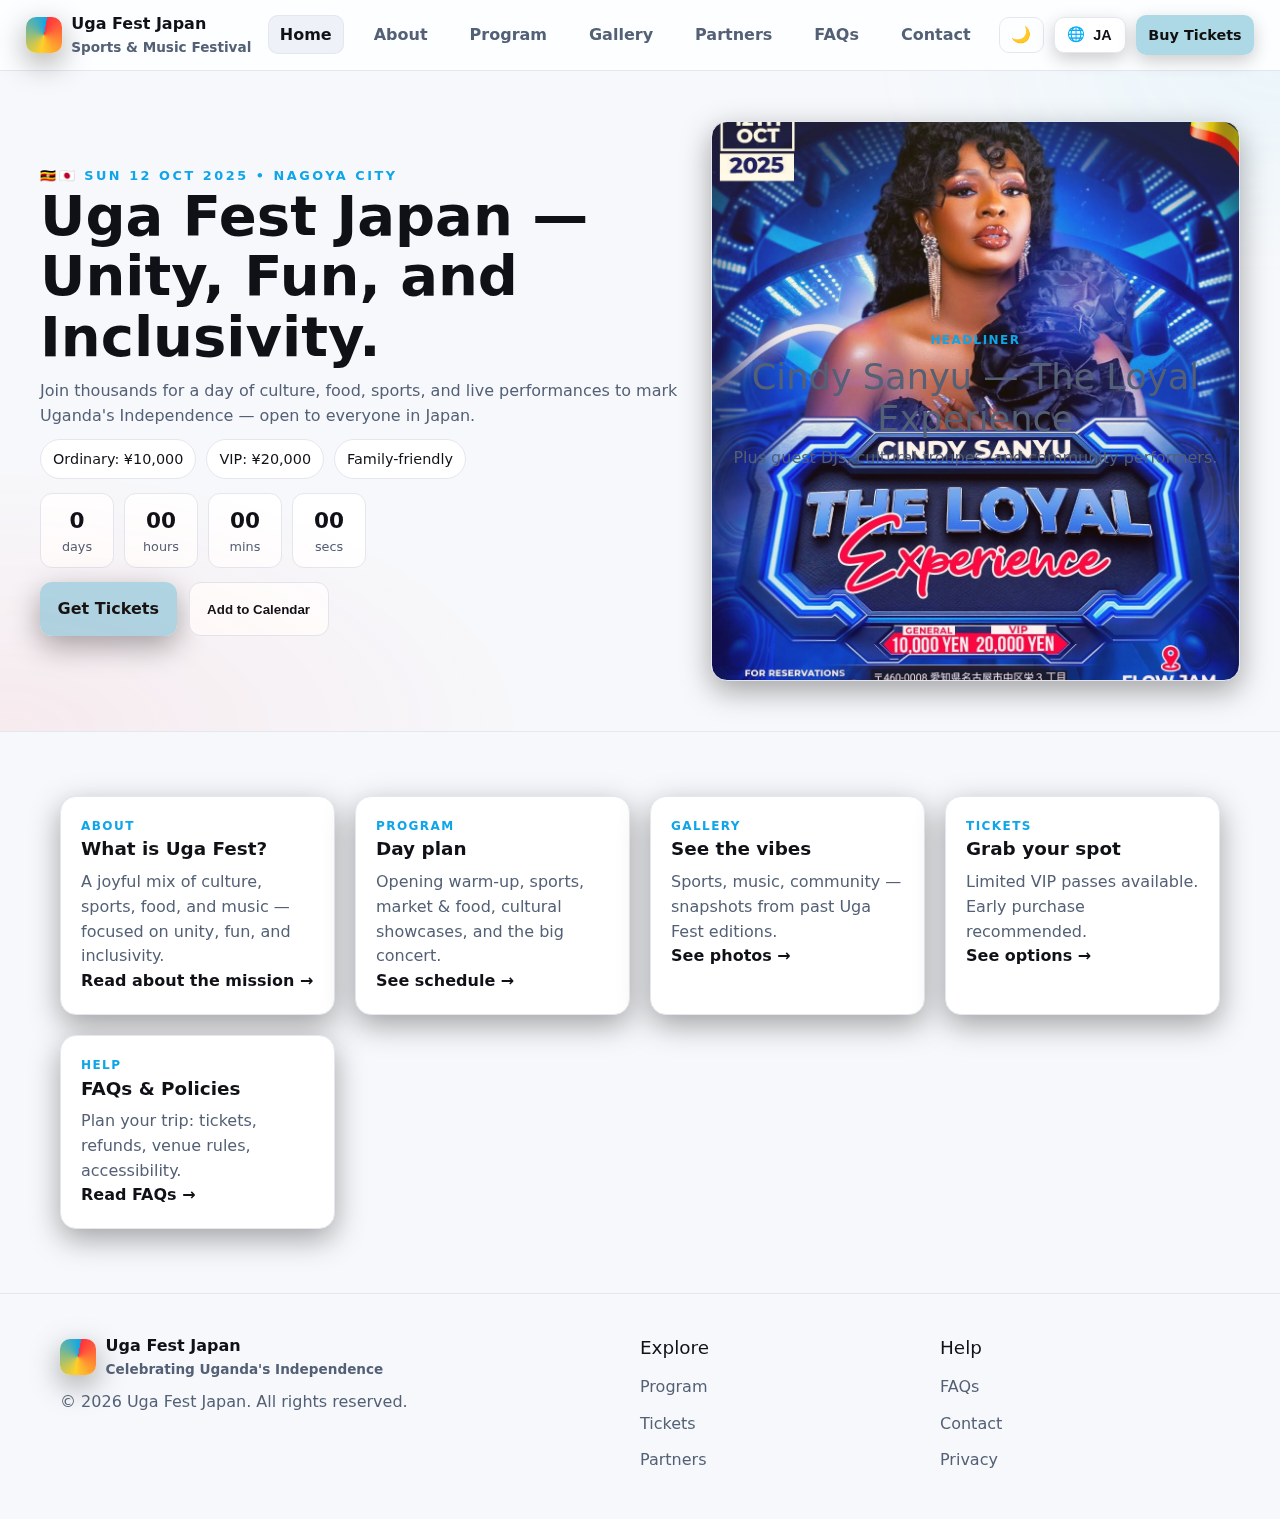
<file: index.html>
<!doctype html>
<html lang="en">
<head>
  <meta charset="utf-8" />
  <meta name="viewport" content="width=device-width, initial-scale=1" />
	
  <!-- Primary Meta Tags -->
  <title>Uga Fest Japan 2025 - Ugandan Sports & Music Festival | October 12, Nagoya</title>
  <meta name="title" content="Uga Fest Japan 2025 - Ugandan Sports & Music Festival | October 12, Nagoya">
  <meta name="description" content="Join Uga Fest Japan 2025 on October 12 in Nagoya - Japan's premier Ugandan sports and music festival celebrating Uganda's independence with Cindy Sanyu, food, culture, and community.">
  <meta name="keywords" content="Uga Fest Japan, ugafest, ugafest Japan, Uga Fest, Uganda festival Japan, Ugandan music Japan, sports festival Nagoya, Uganda independence celebration, Cindy Sanyu concert, African festival Japan">
  <meta name="author" content="Aggro Traders Limited">
  <meta name="robots" content="index, follow">
  
  <!-- Open Graph / Facebook -->
  <meta property="og:type" content="website">
  <meta property="og:url" content="https://nic-74.github.io/Uga-fest-japan/">
  <meta property="og:title" content="Uga Fest Japan 2025 - Ugandan Sports & Music Festival">
  <meta property="og:description" content="Join thousands for Uganda's biggest celebration in Japan - sports, music, food & culture on October 12, 2025 in Nagoya.">
  <meta property="og:image" content="https://nic-74.github.io/Uga-fest-japan/assets/photos/tiny/tiny/06_cindy_poster.webp">
  <meta property="og:locale" content="en_US">
  <meta property="og:site_name" content="Uga Fest Japan">
  
  <!-- Twitter -->
  <meta property="twitter:card" content="summary_large_image">
  <meta property="twitter:url" content="https://nic-74.github.io/Uga-fest-japan/">
  <meta property="twitter:title" content="Uga Fest Japan 2025 - Ugandan Sports & Music Festival">
  <meta property="twitter:description" content="Join thousands for Uganda's biggest celebration in Japan - sports, music, food & culture on October 12, 2025 in Nagoya.">
  <meta property="twitter:image" content="https:https://nic-74.github.io/Uga-fest-japan/assets/photos/tiny/tiny/06_cindy_poster.webp">
  
  <!-- Additional SEO -->
  <link rel="canonical" href="https:https://nic-74.github.io/Uga-fest-japan//">
  <meta name="theme-color" content="#0b0b10"
	  
  <meta name="description" content="Japan's annual Ugandan sports & music festival — a joyful day of culture, food, matches and live performances focused on unity, fun, and inclusivity." />
  <meta name="theme-color" content="#0b0b10">
  <link rel="icon" href="assets/favicon.svg">
  <link rel="stylesheet" href="assets/styles.min.css">
  <script src="assets/translations.js"></script>
  <script type="application/ld+json">
  {
    "@context":"https://schema.org",
    "@type":"Event",
    "name":"Uga Fest Japan 2025",
    "startDate":"2025-10-12",
    "eventAttendanceMode":"https://schema.org/OfflineEventAttendanceMode",
    "eventStatus":"https://schema.org/EventScheduled",
    "location":{"@type":"Place","name":"Flow Jam Nagoya","address":"Pivot Lion Building 404, 3-10-14 Sakae, Naka Ward, Nagoya 460-0008, Japan"},
    "offers":[{"@type":"Offer","name":"Ordinary","price":"10000","priceCurrency":"JPY"},{"@type":"Offer","name":"VIP","price":"20000","priceCurrency":"JPY"}],
    "organizer":{"@type":"Organization","name":"Aggro Traders Limited with Uganda Community Japan & USAJ"}
  }
  </script>
</head>
<body>
  <header>
  <div class="container nav">
    <a href="index.html" class="brand" aria-label="Uga Fest Japan Home">
      <div class="logo" aria-hidden="true"></div>
      <div>
        <div>Uga Fest Japan</div>
        <div class="muted" style="font-size:.85rem">Sports &amp; Music Festival</div>
      </div>
    </a>
    <nav aria-label="Primary">
      <button class="menu-btn" aria-expanded="false" aria-controls="menu">Menu</button>
      <ul id="menu">
        <li><a href="index.html" class='active' data-translate="Home">Home</a></li>
        <li><a href="pages/about.html" data-translate="About">About</a></li>
        <li><a href="pages/program.html" data-translate="Program">Program</a></li>
        <li><a href="pages/gallery.html" data-translate="Gallery">Gallery</a></li>
        <!--<li><a href="tickets.html" data-translate="Tickets">Tickets</a></li>-->
        <li><a href="pages/partners.html" data-translate="Partners">Partners</a></li>
        <li><a href="pages/faqs.html" data-translate="FAQs">FAQs</a></li>
        <li><a href="pages/contact.html" data-translate="Contact">Contact</a></li>
      </ul>
    </nav>
    <div class="nav-cta">
      <button id="languageToggle" class="btn secondary" aria-label="Switch to Japanese">
        <span class="ic">🌐</span> JA
      </button>
      <a class="btn" href="pages/tickets.html" aria-label="Buy Tickets" data-translate="Buy Tickets">Buy Tickets</a>
    </div>
  </div>
</header>
  <section class="hero">
    <div class="bg"></div>
    <div class="container hero-wrap">
      <div>
        <div class="eyebrow">🇺🇬🇯🇵 Sun 12 Oct 2025 • Nagoya City</div>
     <h1 class="h1" data-translate="Uga Fest Japan — Unity, Fun, and Inclusivity.">Uga Fest Japan — Unity, Fun, and Inclusivity.</h1>
<p class="muted" data-translate="Join thousands for a day of culture, food, sports, and live performances to mark Uganda's Independence — open to everyone in Japan.">Join thousands for a day of culture, food, sports, and live performances to mark Uganda's Independence — open to everyone in Japan.</p>
        <div class="meta">
          <span class="pill" >Ordinary: ¥10,000</span>
          <span class="pill">VIP: ¥20,000</span>
          <span class="pill">Family-friendly</span>
        </div>
       
		<div class="countdown" aria-live="polite" data-target="2025-10-12T00:00:00+09:00">
  <div class="timebox"><div class="num" id="dd">--</div><div class="lbl">days</div></div>
  <div class="timebox"><div class="num" id="hh">--</div><div class="lbl">hours</div></div>
  <div class="timebox"><div class="num" id="mm">--</div><div class="lbl">mins</div></div>
  <div class="timebox"><div class="num" id="ss">--</div><div class="lbl">secs</div></div>
</div>
		  
		  
        <div class="actions">
          <a class="btn" href="pages/tickets.html" data-translate="Get Tickets">Get Tickets</a>
          <button class="btn secondary" id="addCal" data-translate="Add to Calendar">Add to Calendar</button>
        </div>
      </div>
		
		
    	<div class="art" role="img" aria-label="Cindy Sanyu poster"
     style="background: linear-gradient(180deg, rgba(255,208,40,.12), rgba(255,48,64,.06)), url('assets/photos/tiny/tiny/06_cindy_poster.webp') center/cover no-repeat; border:1px solid var(--line); min-height: 560px; aspect-ratio: auto;">
     <div>
          <div class="kicker" data-translate="Headliner">Headliner</div>
          <div class="h2" style="margin:6px 0" data-translate="Cindy Sanyu — The Loyal Experience">Cindy Sanyu — The Loyal Experience</div>
          <p class="muted" data-translate="Plus guest DJs, cultural troupes, and community performers.">Plus guest DJs, cultural troupes, and community performers.</p>
        </div>
      </div>
		
	
		
		
    </div>
  </section>

  <section class="section">
    <div class="container grid tiles">
      <article class="tile">
        <div class="kicker" data-translate="About">About</div>
        <h3 class="h3" data-translate="What is Uga Fest?">What is Uga Fest?</h3>
        <p class="muted" data-translate="A joyful mix of culture, sports, food, and music — focused on unity, fun, and inclusivity.">A joyful mix of culture, sports, food, and music — focused on unity, fun, and inclusivity.</p>
        <a href="pages/about.html" class="cta" data-translate="Read about the mission →">Read about the mission →</a>
      </article>
      <article class="tile">
        <div class="kicker" data-translate="Program">Program</div>
        <h3 class="h3" data-translate="Day plan">Day plan</h3>
        <p class="muted" data-translate="Opening warm-up, sports, market & food, cultural showcases, and the big concert.">Opening warm-up, sports, market & food, cultural showcases, and the big concert.</p>
        <a href="pages/program.html" class="cta" data-translate="See schedule →">See schedule →</a>
      </article>
      <article class="tile">
        <div class="kicker" data-translate="Gallery">Gallery</div>
        <h3 class="h3" data-translate="See the vibes">See the vibes</h3>
        <p class="muted" data-translate="Sports, music, community — snapshots from past Uga Fest editions.">Sports, music, community — snapshots from past Uga Fest editions.</p>
        <a href="pages/gallery.html" class="cta" data-translate="See photos →">See photos →</a>
      </article>
      <article class="tile">
        <div class="kicker" data-translate="Tickets">Tickets</div>
        <h3 class="h3" data-translate="Grab your spot">Grab your spot</h3>
        <p class="muted" data-translate="Limited VIP passes available. Early purchase recommended.">Limited VIP passes available. Early purchase recommended.</p>
        <a href="pages/tickets.html" class="cta" data-translate="See options →">See options →</a>
      </article>
      <article class="tile">
        <div class="kicker" data-translate="Help">Help</div>
        <h3 class="h3" data-translate="FAQs & Policies">FAQs & Policies</h3>
        <p class="muted" data-translate="Plan your trip: tickets, refunds, venue rules, accessibility.">Plan your trip: tickets, refunds, venue rules, accessibility.</p>
        <a href="pages/faqs.html" class="cta" data-translate="Read FAQs →">Read FAQs →</a>
      </article>
    </div>
  </section>
  <footer class="section-sm">
  <div class="container foot-grid">
    <div>
      <div class="brand">
        <div class="logo" aria-hidden="true"></div>
        <div>
          <div>Uga Fest Japan</div>
          <div class="muted" style="font-size:.85rem" data-translate="Celebrating Uganda's Independence">Celebrating Uganda's Independence</div>
        </div>
      </div>
      <p class="muted" style="margin-top:10px">© <span id="year"></span> Uga Fest Japan. All rights reserved.</p>
    </div>
    <div class="foot-col">
      <div class="h3" data-translate="Explore">Explore</div>
      <a href="pages/program.html" data-translate="Program">Program</a>
      <a href="pages/tickets.html" data-translate="Tickets">Tickets</a>
      <a href="pages/partners.html" data-translate="Partners">Partners</a>
    </div>
    <div class="foot-col">
      <div class="h3" data-translate="Help">Help</div>
      <a href="pages/faqs.html" data-translate="FAQs">FAQs</a>
      <a href="pages/contact.html" data-translate="Contact">Contact</a>
      <a href="pages/privacy.html" data-translate="Privacy">Privacy</a>
    </div>
  </div>
</footer>
<button id="backToTop" aria-label="Back to top" title="Back to top"
  style="position:fixed;right:16px;bottom:16px;display:none;border:1px solid var(--line);background:#141424;color:var(--text);padding:.7rem .9rem;border-radius:999px;box-shadow:var(--shadow)">↑</button>
<script src="assets/main.min.js"></script>
</body>
</html>
</file>
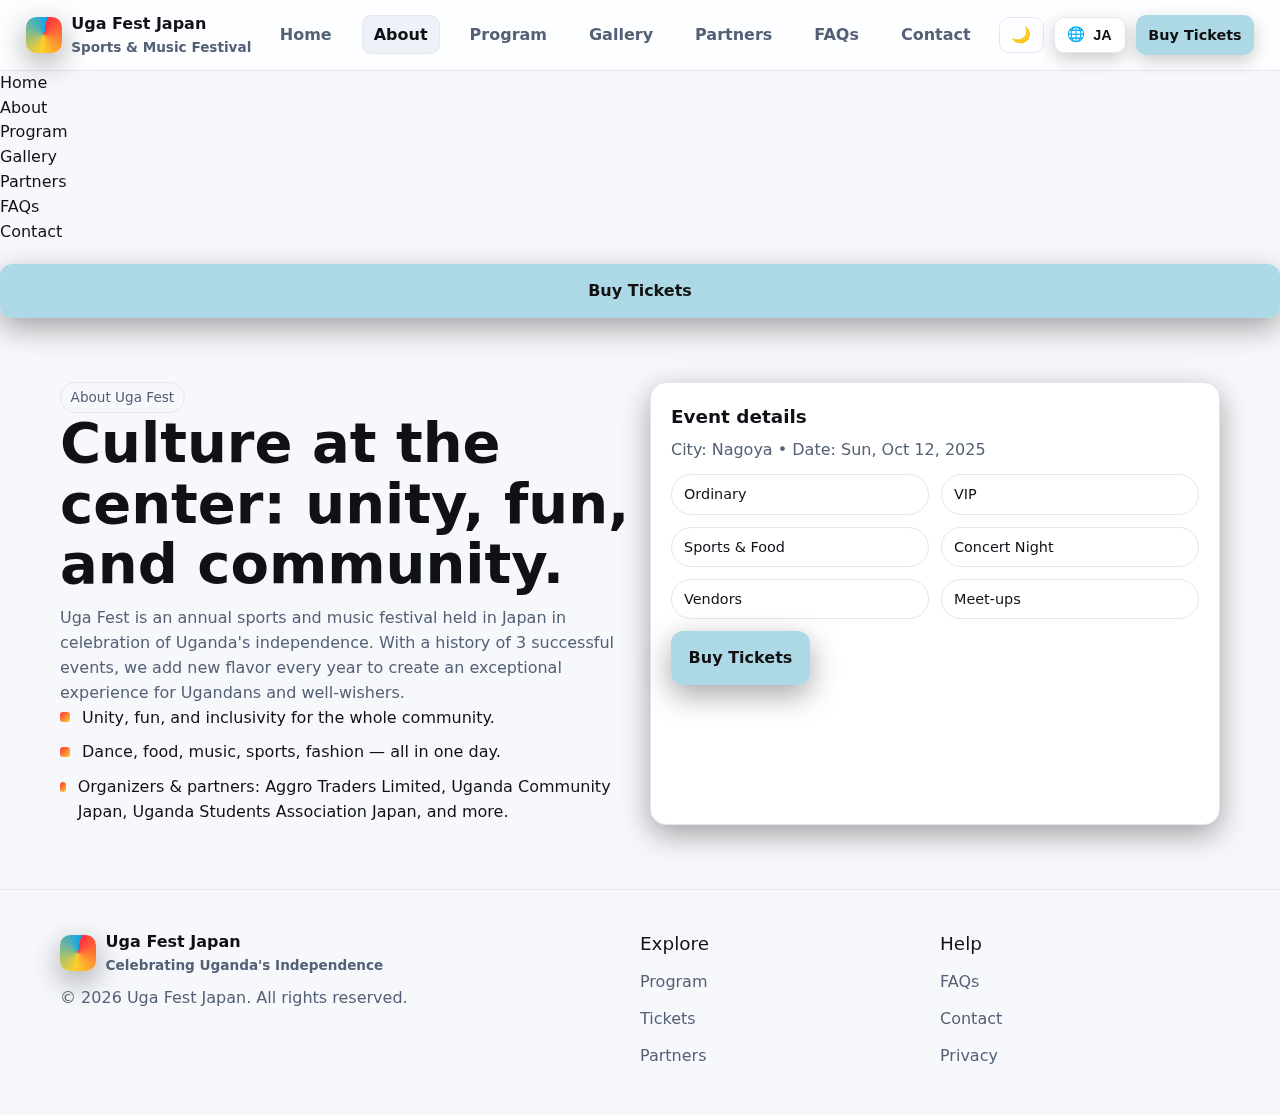
<file: pages/about.html>
<!doctype html>
<html lang="en">
<head>
  <meta charset="utf-8" />
  <meta name="viewport" content="width=device-width, initial-scale=1" />
  <title>About — Uga Fest Japan</title>
  <link rel="icon" href="../assets/favicon.svg">
  <link rel="stylesheet" href="../assets/styles.min.css">
  <script src="../assets/translations.js"></script>
</head>
<body>
  <header>
  <div class="container nav">
    <a href="../index.html" class="brand" aria-label="Uga Fest Japan Home">
      <div class="logo" aria-hidden="true"></div>
      <div>
        <div>Uga Fest Japan</div>
        <div class="muted" style="font-size:.85rem">Sports &amp; Music Festival</div>
      </div>
    </a>
    <nav aria-label="Primary">
      <button class="menu-btn" aria-expanded="false" aria-controls="menu">Menu</button>
      <ul id="menu">
        <li><a href="../index.html" data-translate="Home">Home</a></li>
        <li><a href="about.html" class='active' data-translate="About">About</a></li>
        <li><a href="program.html" data-translate="Program">Program</a></li>
        <li><a href="gallery.html" data-translate="Gallery">Gallery</a></li>
        <!--<li><a href="tickets.html" data-translate="Tickets">Tickets</a></li>-->
        <li><a href="partners.html" data-translate="Partners">Partners</a></li>
        <li><a href="faqs.html" data-translate="FAQs">FAQs</a></li>
        <li><a href="contact.html" data-translate="Contact">Contact</a></li>
      </ul>
    </nav>
    <div class="nav-cta">
      <button id="languageToggle" class="btn secondary" aria-label="Switch to Japanese">
        <span class="ic">🌐</span> JA
      </button>
      <a class="btn" href="tickets.html" aria-label="Buy Tickets" data-translate="Buy Tickets">Buy Tickets</a>
    </div>
  </div>
</header>
  <div class="mobile-nav">
  <ul>
    <li><a href="index.html" data-translate="Home">Home</a></li>
    <li><a href="pages/about.html" data-translate="About">About</a></li>
    <li><a href="pages/program.html" data-translate="Program">Program</a></li>
    <li><a href="pages/gallery.html" data-translate="Gallery">Gallery</a></li>
    <li><a href="pages/partners.html" data-translate="Partners">Partners</a></li>
    <li><a href="pages/faqs.html" data-translate="FAQs">FAQs</a></li>
    <li><a href="pages/contact.html" data-translate="Contact">Contact</a></li>
  </ul>
  <div style="margin-top: 20px;">
    <a class="btn" href="pages/tickets.html" style="width: 100%; text-align: center; justify-content: center;" data-translate="Buy Tickets">Buy Tickets</a>
  </div>
</div>
<div class="overlay"></div>
  
  <section class="section">
    <div class="container grid two">
      <div>
        <span class="tag" data-translate="About Uga Fest">About Uga Fest</span>
        <h1 class="h1" data-translate="Culture at the center: unity, fun, and community.">Culture at the center: unity, fun, and community.</h1>
        <p class="muted" data-translate="Uga Fest is an annual sports and music festival held in Japan in celebration of Uganda's independence. With a history of 3 successful events, we add new flavor every year to create an exceptional experience for Ugandans and well-wishers.">Uga Fest is an annual sports and music festival held in Japan in celebration of Uganda's independence. With a history of 3 successful events, we add new flavor every year to create an exceptional experience for Ugandans and well-wishers.</p>
        <ul class="list">
          <li><span class="bullet"></span><span data-translate="Unity, fun, and inclusivity for the whole community.">Unity, fun, and inclusivity for the whole community.</span></li>
          <li><span class="bullet"></span><span data-translate="Dance, food, music, sports, fashion — all in one day.">Dance, food, music, sports, fashion — all in one day.</span></li>
          <li><span class="bullet"></span><span data-translate="Organizers & partners: Aggro Traders Limited, Uganda Community Japan, Uganda Students Association Japan, and more.">Organizers & partners: Aggro Traders Limited, Uganda Community Japan, Uganda Students Association Japan, and more.</span></li>
        </ul>
      </div>
      <div class="tile">
        <h3 class="h3" data-translate="Event details">Event details</h3>
        <div class="muted" data-translate="City: Nagoya • Date: Sun, Oct 12, 2025">City: Nagoya • Date: Sun, Oct 12, 2025</div>
        <div style="height:12px"></div>
        <div class="grid" style="grid-template-columns:1fr 1fr;gap:12px">
          <div class="pill" data-translate="Ordinary">Ordinary: ¥10,000</div>
          <div class="pill" data-translate="VIP">VIP: ¥20,000</div>
          <div class="pill" data-translate="Sports & Food">Sports & Food</div>
          <div class="pill" data-translate="Concert Night">Concert Night</div>
          <div class="pill" data-translate="Vendors">Vendors</div>
          <div class="pill" data-translate="Meet-ups">Meet-ups</div>
        </div>
        <div style="height:12px"></div>
        <a class="btn" href="tickets.html" data-translate="Buy Tickets">Buy Tickets</a>
      </div>
    </div>
  </section>
  <footer class="section-sm">
  <div class="container foot-grid">
    <div>
      <div class="brand">
        <div class="logo" aria-hidden="true"></div>
        <div>
          <div>Uga Fest Japan</div>
          <div class="muted" style="font-size:.85rem" data-translate="Celebrating Uganda's Independence">Celebrating Uganda's Independence</div>
        </div>
      </div>
      <p class="muted" style="margin-top:10px">© <span id="year"></span> Uga Fest Japan. All rights reserved.</p>
    </div>
    <div class="foot-col">
      <div class="h3" data-translate="Explore">Explore</div>
      <a href="program.html" data-translate="Program">Program</a>
      <a href="tickets.html" data-translate="Tickets">Tickets</a>
      <a href="partners.html" data-translate="Partners">Partners</a>
    </div>
    <div class="foot-col">
      <div class="h3" data-translate="Help">Help</div>
      <a href="faqs.html" data-translate="FAQs">FAQs</a>
      <a href="contact.html" data-translate="Contact">Contact</a>
      <a href="privacy.html" data-translate="Privacy">Privacy</a>
    </div>
  </div>
</footer>
<button id="backToTop" aria-label="Back to top" title="Back to top"
  style="position:fixed;right:16px;bottom:16px;display:none;border:1px solid var(--line);background:#141424;color:var(--text);padding:.7rem .9rem;border-radius:999px;box-shadow:var(--shadow)">↑</button>
<script src="../assets/main.min.js"></script>
</body>
</html>
</file>
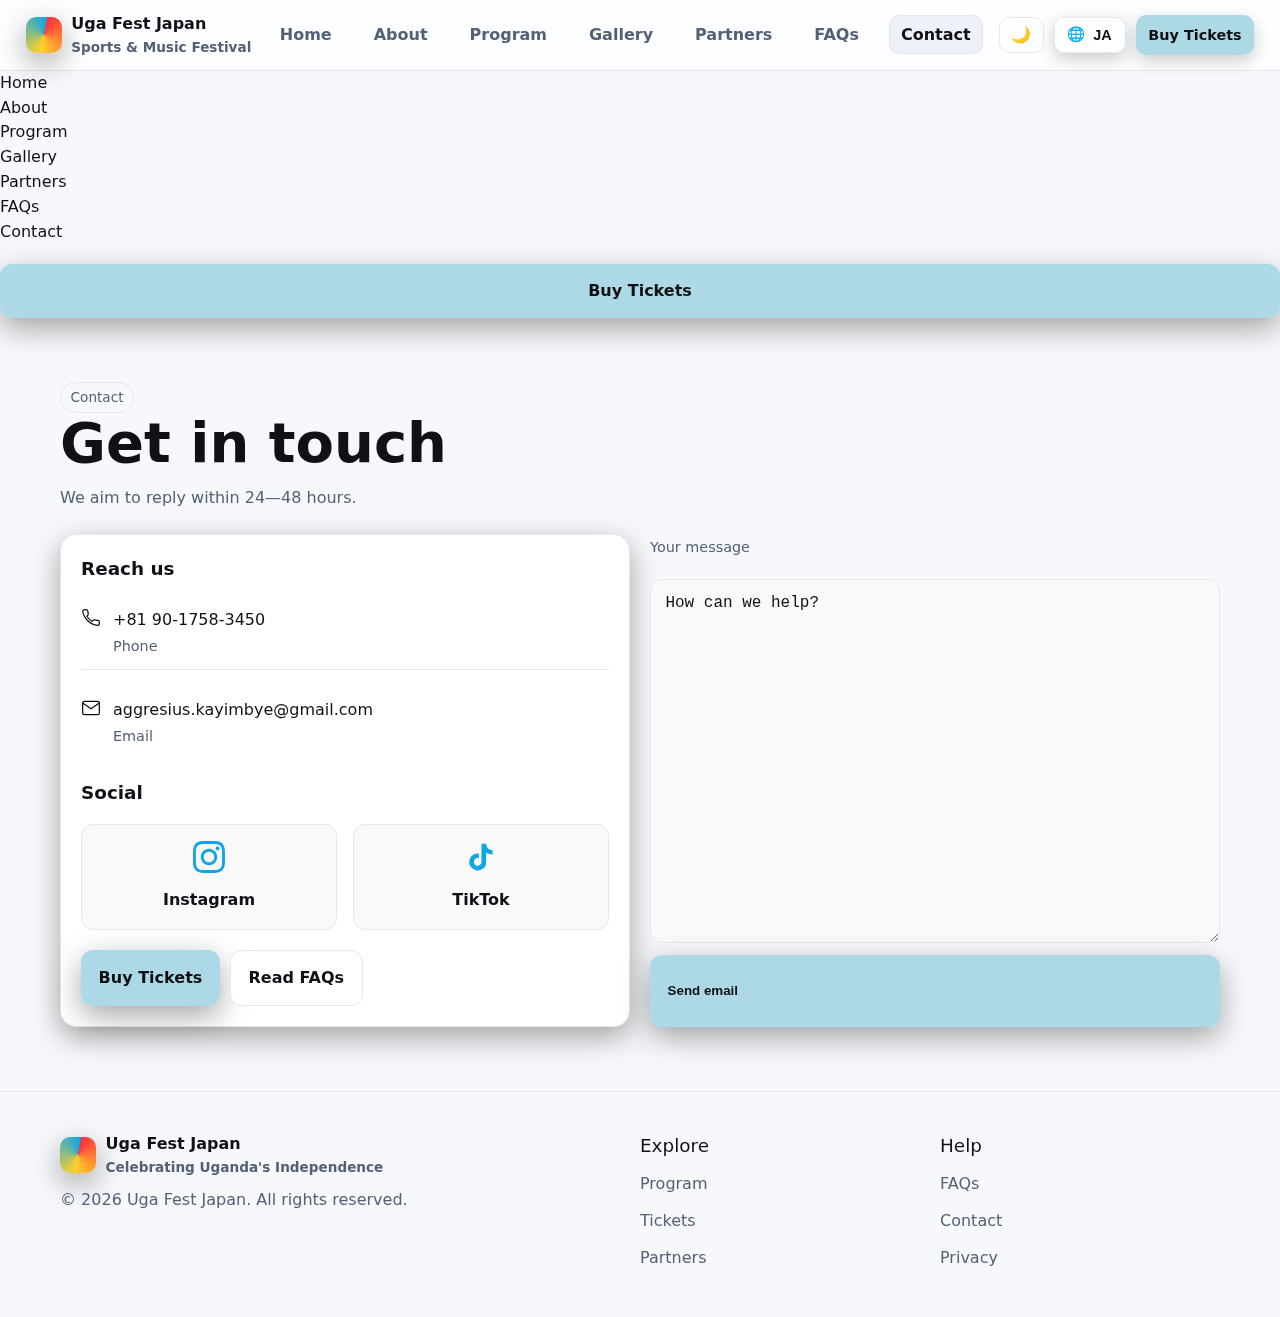
<file: pages/contact.html>
<!doctype html>
<html lang="en">
<head>
  <meta charset="utf-8" />
  <meta name="viewport" content="width=device-width, initial-scale=1" />
  <title>Contact — Uga Fest Japan</title>
  <link rel="icon" href="../assets/favicon.svg">
  <link rel="stylesheet" href="../assets/styles.min.css">
  <script src="../assets/translations.js"></script>

  <!-- Page-local polish: professional contact layout -->
  <style>
    /* Layout */
    .contact-grid{display:grid;gap:20px;grid-template-columns:1fr 1fr}
    @media (max-width:1024px){.contact-grid{grid-template-columns:1fr}}
    @media (max-width:680px){.contact-grid{grid-template-columns:1fr}}
    .stack{display:grid;gap:12px}

    /* Info list */
    .details{display:grid;gap:16px;margin-top:12px}
    .detail-row{display:flex;gap:12px;align-items:flex-start;padding:12px 0;border-bottom:1px solid var(--line)}
    .detail-row:last-child{border-bottom:none}
    .icon{width:20px;height:20px;flex:0 0 20px;stroke:var(--muted)}
    .label{color:var(--muted);font-size:0.9rem;margin-top:2px}

    /* Social icons */
    .social-grid{display:grid;grid-template-columns:1fr 1fr;gap:16px;margin-top:16px}
    .social-item{text-align:center;padding:16px;border:1px solid var(--line);border-radius:12px;background:hsl(240, 9%, 98%);transition:all 0.2s ease}
    .social-item:hover{background:#a7c8eb;transform:translateY(-2px)}
    .social-icon{width:32px;height:32px;margin:0 auto 8px;fill:var(--accent)}
    .social-name{color:var(--text);font-weight:600}

    /* Form */
    .field{display:grid;gap:6px}
    .input, .textarea{
      width:100%;background:hsl(240, 9%, 98%);color:var(--text);
      border:1px solid var(--line);border-radius:12px;padding:.9rem;
      font-size:16px; /* iOS zoom fix */
    }
    .textarea{min-height:350px;resize:vertical}

    /* Subtle card headers */
    .tile .subtle{color:var(--muted);font-size:.15rem;margin-top:4px}
  </style>
</head>
<body>
  <!-- Header -->
  <header>
    <div class="container nav">
      <a href="../index.html" class="brand" aria-label="Uga Fest Japan Home">
        <div class="logo" aria-hidden="true"></div>
        <div>
          <div>Uga Fest Japan</div>
          <div class="muted" style="font-size:.85rem">Sports &amp; Music Festival</div>
        </div>
      </a>
      <nav aria-label="Primary">
        <button class="menu-btn" aria-expanded="false" aria-controls="menu">Menu</button>
        <ul id="menu">
          <li><a href="../index.html" data-translate="Home">Home</a></li>
          <li><a href="about.html" data-translate="About">About</a></li>
          <li><a href="program.html" data-translate="Program">Program</a></li>
          <li><a href="gallery.html" data-translate="Gallery">Gallery</a></li>
          <!--<li><a href="tickets.html" data-translate="Tickets">Tickets</a></li>-->
          <li><a href="partners.html" data-translate="Partners">Partners</a></li>
          <li><a href="faqs.html" data-translate="FAQs">FAQs</a></li>
          <li><a href="contact.html" class='active' data-translate="Contact">Contact</a></li>
        </ul>
      </nav>
      <div class="nav-cta">
        <button id="languageToggle" class="btn secondary" aria-label="Switch to Japanese">
          <span class="ic">🌐</span> JA
        </button>
        <a class="btn" href="tickets.html" aria-label="Buy Tickets" data-translate="Buy Tickets">Buy Tickets</a>
      </div>
    </div>
  </header>

  <div class="mobile-nav">
  <ul>
    <li><a href="index.html" data-translate="Home">Home</a></li>
    <li><a href="pages/about.html" data-translate="About">About</a></li>
    <li><a href="pages/program.html" data-translate="Program">Program</a></li>
    <li><a href="pages/gallery.html" data-translate="Gallery">Gallery</a></li>
    <li><a href="pages/partners.html" data-translate="Partners">Partners</a></li>
    <li><a href="pages/faqs.html" data-translate="FAQs">FAQs</a></li>
    <li><a href="pages/contact.html" data-translate="Contact">Contact</a></li>
  </ul>
  <div style="margin-top: 20px;">
    <a class="btn" href="pages/tickets.html" style="width: 100%; text-align: center; justify-content: center;" data-translate="Buy Tickets">Buy Tickets</a>
  </div>
</div>
<div class="overlay"></div>

  <!-- Contact -->
  <section class="section">
    <div class="container">
      <span class="tag" data-translate="Contact">Contact</span>
      <h1 class="h1" data-translate="Get in touch">Get in touch</h1>
      <p class="subtle muted" data-translate="We aim to reply within 24—48 hours.">We aim to reply within 24—48 hours.</p>

      <div class="contact-grid" style="margin-top:24px">
        <!-- Column 1: Contact details -->
        <aside class="tile">
          <h3 class="h3" data-translate="Reach us">Reach us</h3>
          <div class="details">
            <div class="detail-row">
              <!-- phone icon -->
              <svg class="icon" viewBox="0 0 24 24" fill="none"><path d="M22 16.92v2a2 2 0 0 1-2.18 2 19.75 19.75 0 0 1-8.59-3.07 19.5 19.5 0 0 1-6-6A19.75 19.75 0 0 1 2.1 4.2 2 2 0 0 1 4.11 2h2a2 2 0 0 1 2 1.72c.12.9.31 1.77.57 2.61a2 2 0 0 1-.45 2.11L7.09 9.91a16 16 0 0 0 6 6l1.47-1.14a2 2 0 0 1 2.11-.45c.84.26 1.71.45 2.61.57A2 2 0 0 1 22 16.92Z" stroke="currentColor" stroke-width="1.5" stroke-linecap="round" stroke-linejoin="round"/></svg>
              <div>
                <div><a href="tel:+819017583450">+81 90-1758-3450</a></div>
                <div class="label" data-translate="Phone">Phone</div>
              </div>
            </div>
            <div class="detail-row">
              <!-- mail icon -->
              <svg class="icon" viewBox="0 0 24 24" fill="none"><path d="M4 4h16a2 2 0 0 1 2 2v12a2 2 0 0 1-2 2H4a2 2 0 0 1-2-2V6a2 2 0 0 1 2-2Z" stroke="currentColor" stroke-width="1.5"/><path d="m22 6-10 7L2 6" stroke="currentColor" stroke-width="1.5" stroke-linecap="round" stroke-linejoin="round"/></svg>
              <div>
                <div><a href="mailto:aggresius.kayimbye@gmail.com">aggresius.kayimbye@gmail.com</a></div>
                <div class="label" data-translate="Email">Email</div>
              </div>
            </div>
          </div>

          <!-- Social Media Section -->
          <div style="margin-top:20px">
            <h4 class="h3" data-translate="Social">Social</h4>
            <div class="social-grid">
              <a href="https://www.instagram.com/uga_fest_?igsh=MWQxdnZ6azdyNnlzZw%3D%3D&utm_source=qr" target="_blank" rel="noopener" class="social-item">
                <!-- Instagram icon -->
                <svg class="social-icon" viewBox="0 0 24 24"><path d="M12 2.163c3.204 0 3.584.012 4.85.07 3.252.148 4.771 1.691 4.919 4.919.058 1.265.069 1.645.069 4.849 0 3.205-.012 3.584-.069 4.849-.149 3.225-1.664 4.771-4.919 4.919-1.266.058-1.644.07-4.85.07-3.204 0-3.584-.012-4.849-.07-3.26-.149-4.771-1.699-4.919-4.92-.058-1.265-.07-1.644-.07-4.849 0-3.204.013-3.583.07-4.849.149-3.227 1.664-4.771 4.919-4.919 1.266-.057 1.645-.069 4.849-.069zm0-2.163c-3.259 0-3.667.014-4.947.072-4.358.2-6.78 2.618-6.98 6.98-.059 1.281-.073 1.689-.073 4.948 0 3.259.014 3.668.072 4.948.2 4.358 2.618 6.78 6.98 6.98 1.281.058 1.689.072 4.948.072 3.259 0 3.668-.014 4.948-.072 4.354-.2 6.782-2.618 6.979-6.98.059-1.28.073-1.689.073-4.948 0-3.259-.014-3.667-.072-4.947-.196-4.354-2.617-6.78-6.979-6.98-1.281-.059-1.69-.073-4.949-.073zm0 5.838c-3.403 0-6.162 2.759-6.162 6.162s2.759 6.163 6.162 6.163 6.162-2.759 6.162-6.163c0-3.403-2.759-6.162-6.162-6.162zm0 10.162c-2.209 0-4-1.79-4-4 0-2.209 1.791-4 4-4s4 1.791 4 4c0 2.21-1.791 4-4 4zm6.406-11.845c-.796 0-1.441.645-1.441 1.44s.645 1.44 1.441 1.44c.795 0 1.439-.645 1.439-1.44s-.644-1.44-1.439-1.44z"/></svg>
                <div class="social-name" data-translate="Instagram">Instagram</div>
              </a>
              <a href="https://www.tiktok.com/@ugafestjapan?_t=ZS-8zWEA0nl5r6&_r=1" target="_blank" rel="noopener" class="social-item">
                <!-- TikTok icon -->
                <svg class="social-icon" viewBox="0 0 24 24"><path d="M19.59 6.69a4.83 4.83 0 0 1-3.77-4.25V2h-3.45v13.67a2.89 2.89 0 0 1-5.2 1.74 2.89 2.89 0 0 1 2.31-4.64 2.93 2.93 0 0 1 .88.13V9.4a6.84 6.84 0 0 0-1-.05A6.33 6.33 0 0 0 5 20.1a6.34 6.34 0 0 0 10.86-4.43v-7a8.16 8.16 0 0 0 4.77 1.52v-3.4a4.85 4.85 0 0 1-1-.1z"/></svg>
                <div class="social-name" data-translate="TikTok">TikTok</div>
              </a>
            </div>
          </div>

          <div class="actions" style="margin-top:20px;display:flex;gap:10px;flex-wrap:wrap">
            <a class="btn" href="tickets.html" data-translate="Buy Tickets">Buy Tickets</a>
            <a class="btn secondary" href="faqs.html" data-translate="Read FAQs">Read FAQs</a>
          </div>
        </aside>

        <!-- Column 2: Form 
        <section class="tile stack" role="form" aria-label="Inquiry form">
          <h3 class="h3" data-translate="Message us">Message us</h3>
          <p class="subtle" data-translate="Use the Google Form or the quick email form.">Use the Google Form or the quick email form.</p>　　　-->

          <!-- Quick email form -->
          <form class="stack" onsubmit="event.preventDefault(); window.location.href='mailto:aggresius.kayimbye@gmail.com?subject=Uga%20Fest%20Inquiry&body='+encodeURIComponent(document.getElementById('msg').value);">
            <div class="field">
              <label class="label" for="msg" data-translate="Your message">Your message</label>
              <textarea class="textarea" id="msg" required data-translate="How can we help?" placeholder="How can we help?"></textarea>
            </div>
            <button class="btn" type="submit" data-translate="Send email">Send email</button>
          </form>
        </section>
      </div>
    </div>
  </section>

  <!-- Footer -->
  <footer class="section-sm">
    <div class="container foot-grid">
      <div>
        <div class="brand">
          <div class="logo" aria-hidden="true"></div>
          <div>
            <div>Uga Fest Japan</div>
            <div class="muted" style="font-size:.85rem" data-translate="Celebrating Uganda's Independence">Celebrating Uganda's Independence</div>
          </div>
        </div>
        <p class="muted" style="margin-top:10px">© <span id="year"></span> Uga Fest Japan. All rights reserved.</p>
      </div>
      <div class="foot-col">
        <div class="h3" data-translate="Explore">Explore</div>
        <a href="program.html" data-translate="Program">Program</a>
        <a href="tickets.html" data-translate="Tickets">Tickets</a>
        <a href="partners.html" data-translate="Partners">Partners</a>
      </div>
      <div class="foot-col">
        <div class="h3" data-translate="Help">Help</div>
        <a href="faqs.html" data-translate="FAQs">FAQs</a>
        <a href="contact.html" data-translate="Contact">Contact</a>
        <a href="privacy.html" data-translate="Privacy">Privacy</a>
      </div>
    </div>
  </footer>

  <button id="backToTop" aria-label="Back to top" title="Back to top"
    style="position:fixed;right:16px;bottom:16px;display:none;border:1px solid var(--line);background:#141424;color:var(--text);padding:.7rem .9rem;border-radius:999px;box-shadow:var(--shadow)">↑</button>

  <script src="../assets/main.min.js"></script>
  <div class="sticky-cta">
  <div class="wrap">
    <div>
      <div style="font-weight: 700;">Uga Fest Japan 2025</div>
      <div class="muted" style="font-size: 0.9rem;">Oct 12 • Nagoya</div>
    </div>
    <a class="btn" href="pages/tickets.html" data-translate="Buy Tickets">Buy Tickets</a>
  </div>
</div>
</body>
</html>
</file>
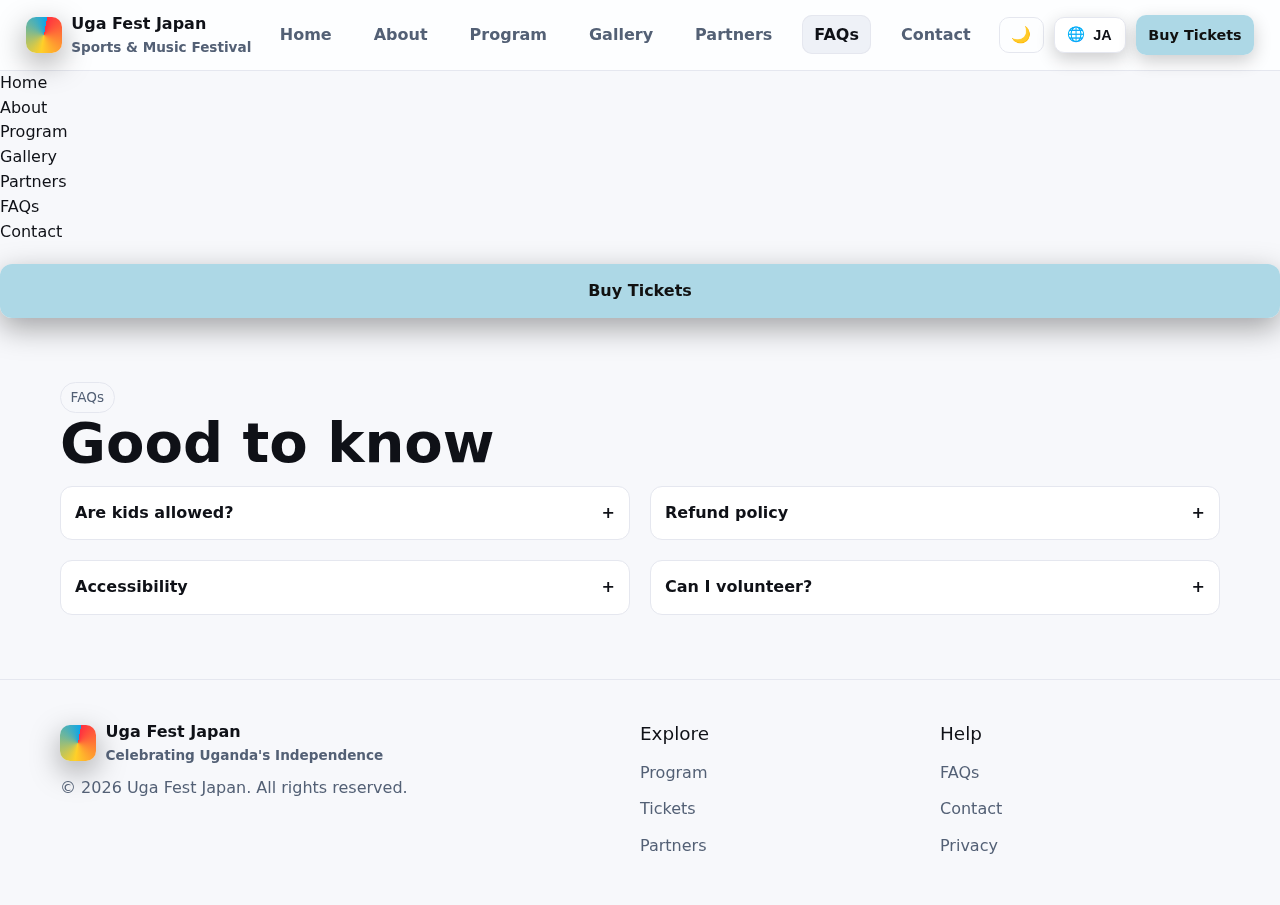
<file: pages/faqs.html>
<!doctype html>
<html lang="en">
<head>
  <meta charset="utf-8" />
  <meta name="viewport" content="width=device-width, initial-scale=1" />
  <title data-translate="FAQs">FAQs — Uga Fest Japan</title>
  <link rel="icon" href="../assets/favicon.svg">
  <link rel="stylesheet" href="../assets/styles.min.css">
  <script src="../assets/translations.js"></script>
</head>
<body>
  <header>
  <div class="container nav">
    <a href="../index.html" class="brand" aria-label="Uga Fest Japan Home">
      <div class="logo" aria-hidden="true"></div>
      <div>
        <div>Uga Fest Japan</div>
        <div class="muted" style="font-size:.85rem">Sports &amp; Music Festival</div>
      </div>
    </a>
    <nav aria-label="Primary">
      <button class="menu-btn" aria-expanded="false" aria-controls="menu">Menu</button>
      <ul id="menu">
        <li><a href="../index.html" data-translate="Home">Home</a></li>
        <li><a href="about.html" data-translate="About">About</a></li>
        <li><a href="program.html" data-translate="Program">Program</a></li>
        <li><a href="gallery.html" data-translate="Gallery">Gallery</a></li>
        <!--<li><a href="tickets.html" data-translate="Tickets">Tickets</a></li>-->
        <li><a href="partners.html" data-translate="Partners">Partners</a></li>
        <li><a href="faqs.html" class='active' data-translate="FAQs">FAQs</a></li>
        <li><a href="contact.html" data-translate="Contact">Contact</a></li>
      </ul>
    </nav>
    <div class="nav-cta">
      <button id="languageToggle" class="btn secondary" aria-label="Switch to Japanese">
        <span class="ic">🌐</span> JA
      </button>
      <a class="btn" href="tickets.html" aria-label="Buy Tickets" data-translate="Buy Tickets">Buy Tickets</a>
    </div>
  </div>
</header>

  <div class="mobile-nav">
  <ul>
    <li><a href="index.html" data-translate="Home">Home</a></li>
    <li><a href="pages/about.html" data-translate="About">About</a></li>
    <li><a href="pages/program.html" data-translate="Program">Program</a></li>
    <li><a href="pages/gallery.html" data-translate="Gallery">Gallery</a></li>
    <li><a href="pages/partners.html" data-translate="Partners">Partners</a></li>
    <li><a href="pages/faqs.html" data-translate="FAQs">FAQs</a></li>
    <li><a href="pages/contact.html" data-translate="Contact">Contact</a></li>
  </ul>
  <div style="margin-top: 20px;">
    <a class="btn" href="pages/tickets.html" style="width: 100%; text-align: center; justify-content: center;" data-translate="Buy Tickets">Buy Tickets</a>
  </div>
</div>
<div class="overlay"></div>
  
  <section class="section">
    <div class="container">
      <span class="tag" data-translate="FAQs">FAQs</span>
      <h1 class="h1" data-translate="Good to know">Good to know</h1>
      <div class="grid" style="grid-template-columns:1fr 1fr">
        <div class="faq-item">
          <div class="faq-q" role="button" aria-expanded="false"><span data-translate="Are kids allowed?">Are kids allowed?</span><span>+</span></div>
          <div class="faq-a" data-translate="Yes. Family-friendly zones are available. Children may require guardian supervision depending on age.">Yes. Family-friendly zones are available. Children may require guardian supervision depending on age.</div>
        </div>
        <div class="faq-item">
          <div class="faq-q" role="button" aria-expanded="false"><span data-translate="Refund policy">Refund policy</span><span>+</span></div>
          <div class="faq-a" data-translate="Tickets are generally non-refundable unless the event is canceled. Transfer options may be offered.">Tickets are generally non-refundable unless the event is canceled. Transfer options may be offered.</div>
        </div>
        <div class="faq-item">
          <div class="faq-q" role="button" aria-expanded="false"><span data-translate="Accessibility">Accessibility</span><span>+</span></div>
          <div class="faq-a" data-translate="We aim to make Uga Fest accessible. Contact us in advance for specific accommodations.">We aim to make Uga Fest accessible. Contact us in advance for specific accommodations.</div>
        </div>
        <div class="faq-item">
          <div class="faq-q" role="button" aria-expanded="false"><span data-translate="Can I volunteer?">Can I volunteer?</span><span>+</span></div>
          <div class="faq-a" data-translate="Absolutely. See the call for volunteers above and submit the quick form.">Absolutely. See the call for volunteers above and submit the quick form.</div>
        </div>
      </div>
    </div>
  </section>
  <footer class="section-sm">
  <div class="container foot-grid">
    <div>
      <div class="brand">
        <div class="logo" aria-hidden="true"></div>
        <div>
          <div>Uga Fest Japan</div>
          <div class="muted" style="font-size:.85rem" data-translate="Celebrating Uganda's Independence">Celebrating Uganda's Independence</div>
        </div>
      </div>
      <p class="muted" style="margin-top:10px">© <span id="year"></span> Uga Fest Japan. All rights reserved.</p>
    </div>
    <div class="foot-col">
      <div class="h3" data-translate="Explore">Explore</div>
      <a href="program.html" data-translate="Program">Program</a>
      <a href="tickets.html" data-translate="Tickets">Tickets</a>
      <a href="partners.html" data-translate="Partners">Partners</a>
    </div>
    <div class="foot-col">
      <div class="h3" data-translate="Help">Help</div>
      <a href="faqs.html" data-translate="FAQs">FAQs</a>
      <a href="contact.html" data-translate="Contact">Contact</a>
      <a href="privacy.html" data-translate="Privacy">Privacy</a>
    </div>
  </div>
</footer>
<button id="backToTop" aria-label="Back to top" title="Back to top"
  style="position:fixed;right:16px;bottom:16px;display:none;border:1px solid var(--line);background:#141424;color:var(--text);padding:.7rem .9rem;border-radius:999px;box-shadow:var(--shadow)">↑</button>
<script src="../assets/main.min.js"></script>
</body>
</html>
</file>
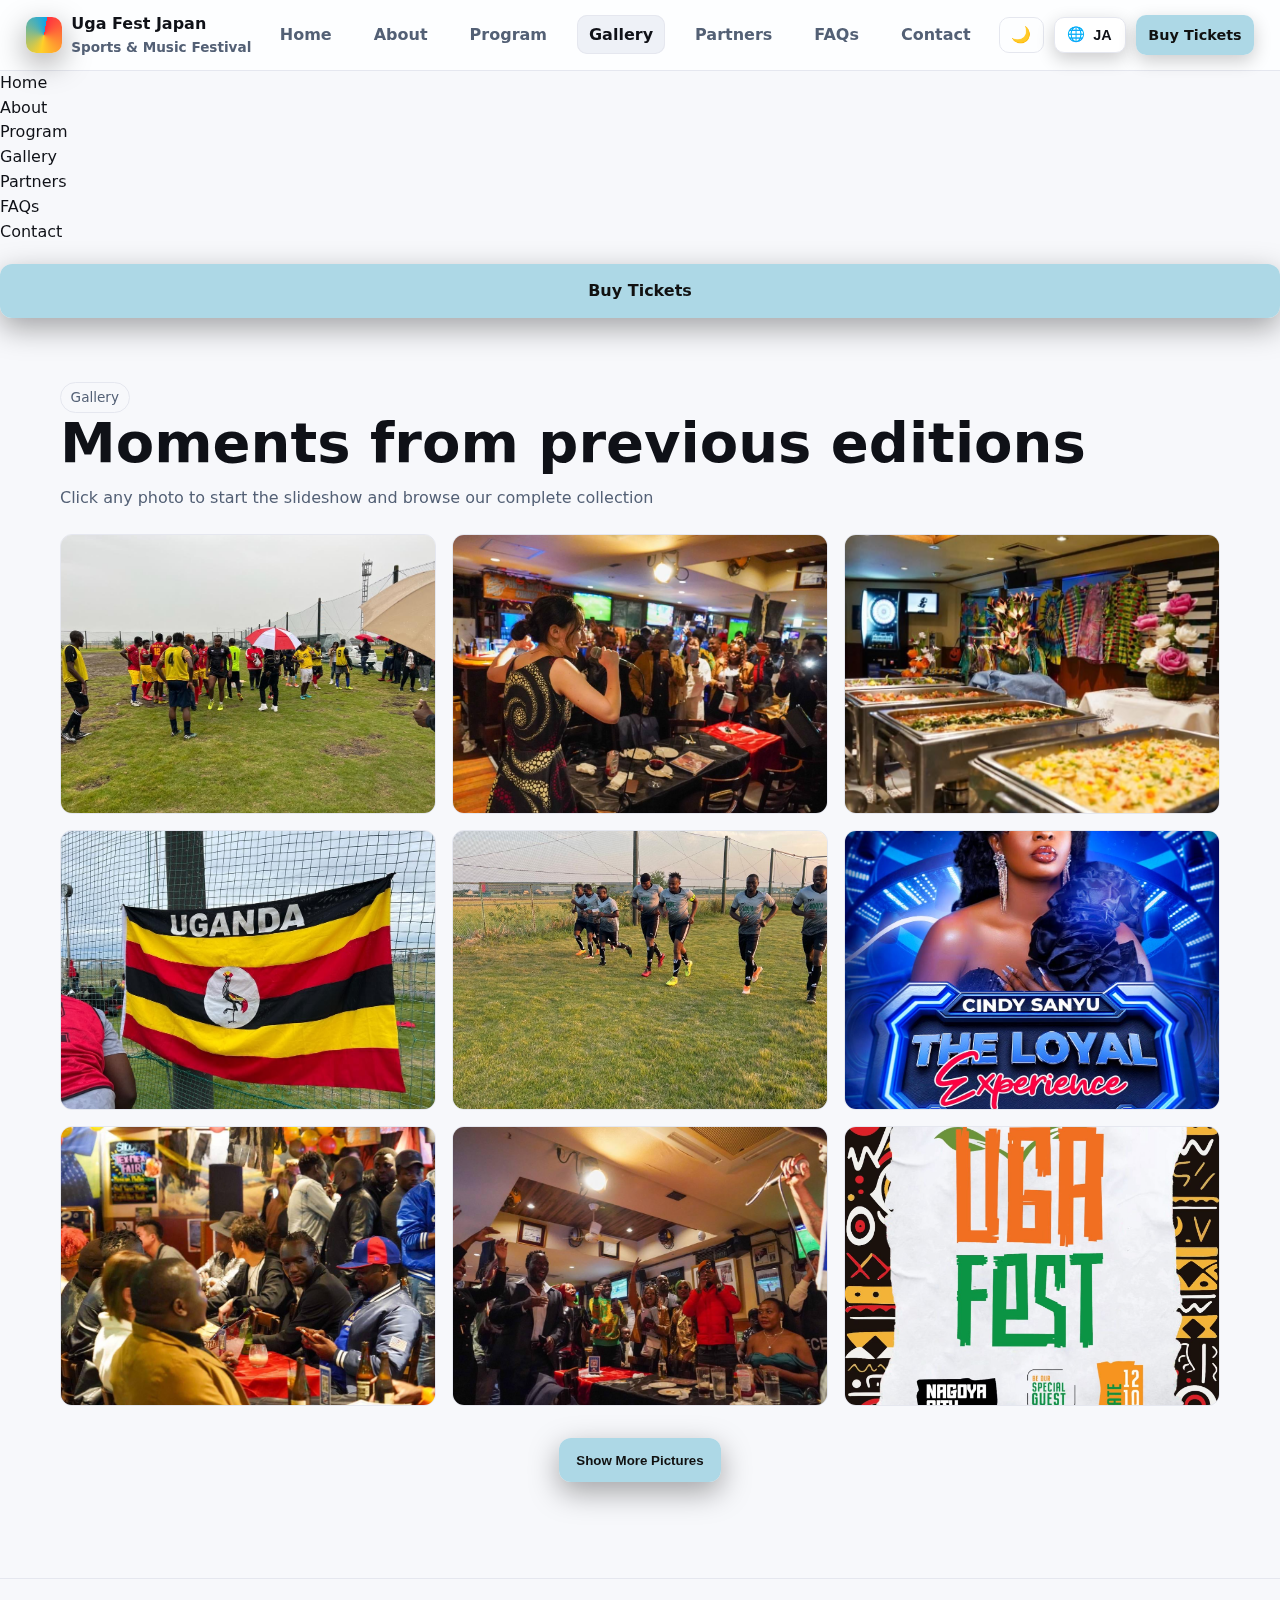
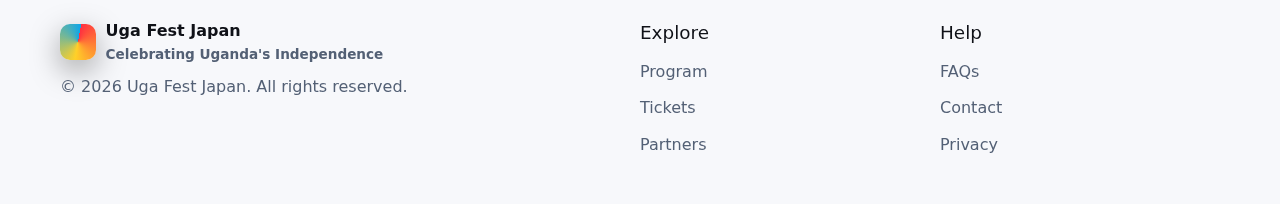
<file: pages/gallery.html>
<!doctype html>
<html lang="en">
<head>
  <meta charset="utf-8" />
  <meta name="viewport" content="width=device-width, initial-scale=1" />
  <title>Gallery — Uga Fest Japan</title>
  <link rel="icon" href="../assets/favicon.svg">
  <link rel="stylesheet" href="../assets/styles.min.css">
  <link rel="stylesheet" href="../assets/gallery.css">
  <script src="../assets/translations.js"></script>
  
</head>
<body>
  <header>
    <div class="container nav">
      <a href="../index.html" class="brand" aria-label="Uga Fest Japan Home">
        <div class="logo" aria-hidden="true"></div>
        <div>
          <div>Uga Fest Japan</div>
          <div class="muted" style="font-size:.85rem">Sports & Music Festival</div>
        </div>
      </a>
      <nav aria-label="Primary">
        <button class="menu-btn" aria-expanded="false" aria-controls="menu">Menu</button>
        <ul id="menu">
          <li><a href="../index.html" data-translate="Home">Home</a></li>
          <li><a href="about.html" data-translate="About">About</a></li>
          <li><a href="program.html" data-translate="Program">Program</a></li>
          <li><a href="gallery.html" class='active' data-translate="Gallery">Gallery</a></li>
          <li><a href="partners.html" data-translate="Partners">Partners</a></li>
          <li><a href="faqs.html" data-translate="FAQs">FAQs</a></li>
          <li><a href="contact.html" data-translate="Contact">Contact</a></li>
        </ul>
      </nav>
      <div class="nav-cta">
        <button id="languageToggle" class="btn secondary" aria-label="Switch to Japanese">
          <span class="ic">🌍</span> JA
        </button>
        <a class="btn" href="tickets.html" aria-label="Buy Tickets">Buy Tickets</a>
      </div>
    </div>
  </header>

  <div class="mobile-nav">
  <ul>
    <li><a href="index.html" data-translate="Home">Home</a></li>
    <li><a href="pages/about.html" data-translate="About">About</a></li>
    <li><a href="pages/program.html" data-translate="Program">Program</a></li>
    <li><a href="pages/gallery.html" data-translate="Gallery">Gallery</a></li>
    <li><a href="pages/partners.html" data-translate="Partners">Partners</a></li>
    <li><a href="pages/faqs.html" data-translate="FAQs">FAQs</a></li>
    <li><a href="pages/contact.html" data-translate="Contact">Contact</a></li>
  </ul>
  <div style="margin-top: 20px;">
    <a class="btn" href="pages/tickets.html" style="width: 100%; text-align: center; justify-content: center;" data-translate="Buy Tickets">Buy Tickets</a>
  </div>
</div>
<div class="overlay"></div>

  <section class="section">
    <div class="container">
      <span class="tag" data-translate="Gallery">Gallery</span>
      <h1 class="h1" data-translate="Moments from previous editions">Moments from previous editions</h1>
      <p class="muted"data-translate="Click any photo to start the slideshow and browse our complete collection">Click any photo to start the slideshow and browse our complete collection.</p>
      
      <div class="gallery" id="gallery">
        <!-- Initial 9 photos -->
        <img src="../assets/photos/tiny/tiny/01_rainy_match.webp" alt="Festival moment" data-index="0">
        <img src="../assets/photos/tiny/tiny/02_live_performance.webp" alt="Festival moment" data-index="1">
        <img src="../assets/photos/tiny/tiny/03_ugandan_food.webp" alt="Festival moment" data-index="2">
        <img src="../assets/photos/tiny/tiny/04_uganda_flag.webp" alt="Festival moment" data-index="3">
        <img src="../assets/photos/tiny/tiny/05_team_warmup.webp" alt="Festival moment" data-index="4">
        <img src="../assets/photos/tiny/tiny/06_cindy_poster.webp" alt="Festival moment" data-index="5">
        <img src="../assets/photos/tiny/tiny/07_crowd1.webp" alt="Festival moment" data-index="6">
        <img src="../assets/photos/tiny/tiny/08_crowd2.webp" alt="Festival moment" data-index="7">
        <img src="../assets/photos/tiny/tiny/09_ugafest_poster.webp" alt="Festival moment" data-index="8">
        
        <!-- Hidden photos -->
        <img src="../assets/photos/tiny/tiny/10_indoor_scene.webp" alt="Festival moment" data-index="9" class="gallery-hidden">
        <img src="../assets/photos/tiny/tiny/1.jpeg" alt="Festival moment" data-index="10" class="gallery-hidden">
        <img src="../assets/photos/tiny/tiny/2.jpeg" alt="Festival moment" data-index="11" class="gallery-hidden">
        <img src="../assets/photos/tiny/tiny/3.jpeg" alt="Festival moment" data-index="12" class="gallery-hidden">
        <img src="../assets/photos/tiny/tiny/4.jpeg" alt="Festival moment" data-index="13" class="gallery-hidden">
        <img src="../assets/photos/tiny/tiny/5.jpeg" alt="Festival moment" data-index="14" class="gallery-hidden">
        <img src="../assets/photos/tiny/tiny/6.jpeg" alt="Festival moment" data-index="15" class="gallery-hidden">
        <img src="../assets/photos/tiny/tiny/7.jpeg" alt="Festival moment" data-index="16" class="gallery-hidden">
        <img src="../assets/photos/tiny/tiny/8.jpeg" alt="Festival moment" data-index="17" class="gallery-hidden">
        <img src="../assets/photos/tiny/tiny/9.jpeg" alt="Festival moment" data-index="18" class="gallery-hidden">
      </div>

      <div class="show-more-btn">
        <button id="showMoreBtn" class="btn"data-translate="Show More Pictures">Show More Pictures</button>
      </div>
    </div>
  </section>

  <!-- Slideshow Modal -->
  <div id="slideshow" class="slideshow-modal">
    <button class="slide-close" onclick="closeSlideshow()">&times;</button>
    <div class="slideshow-container">
      <button class="slide-nav slide-prev" onclick="changeSlide(-1)">&#10094;</button>
      <button class="slide-nav slide-next" onclick="changeSlide(1)">&#10095;</button>
      
      <div id="slides"></div>
      
      <div class="slide-counter" id="counter">1 / 19</div>
    </div>
  </div>

  <footer class="section-sm">
    <div class="container foot-grid">
      <div>
        <div class="brand">
          <div class="logo" aria-hidden="true"></div>
          <div>
            <div>Uga Fest Japan</div>
            <div class="muted" style="font-size:.85rem" data-translate="Celebrating Uganda's Independence">Celebrating Uganda's Independence</div>
          </div>
        </div>
        <p class="muted" style="margin-top:10px">© <span id="year"></span> Uga Fest Japan. All rights reserved.</p>
      </div>
      <div class="foot-col">
        <div class="h3" data-translate="Explore">Explore</div>
        <a href="program.html" data-translate="Program">Program</a>
        <a href="tickets.html" data-translate="Tickets">Tickets</a>
        <a href="partners.html" data-translate="Partners">Partners</a>
      </div>
      <div class="foot-col">
        <div class="h3" data-translate="Help">Help</div>
        <a href="faqs.html" data-translate="FAQs">FAQs</a>
        <a href="contact.html" data-translate="Contact">Contact</a>
        <a href="privacy.html" data-translate="Privacy">Privacy</a>
      </div>
    </div>
  </footer>

  <button id="backToTop" aria-label="Back to top" title="Back to top"
    style="position:fixed;right:16px;bottom:16px;display:none;border:1px solid var(--line);background:#141424;color:var(--text);padding:.7rem .9rem;border-radius:999px;box-shadow:var(--shadow)">↑</button>

  <script src="../assets/main.min.js"></script>
  <script src="../assets/gallery.js"></script>
</body>
</html>
</file>
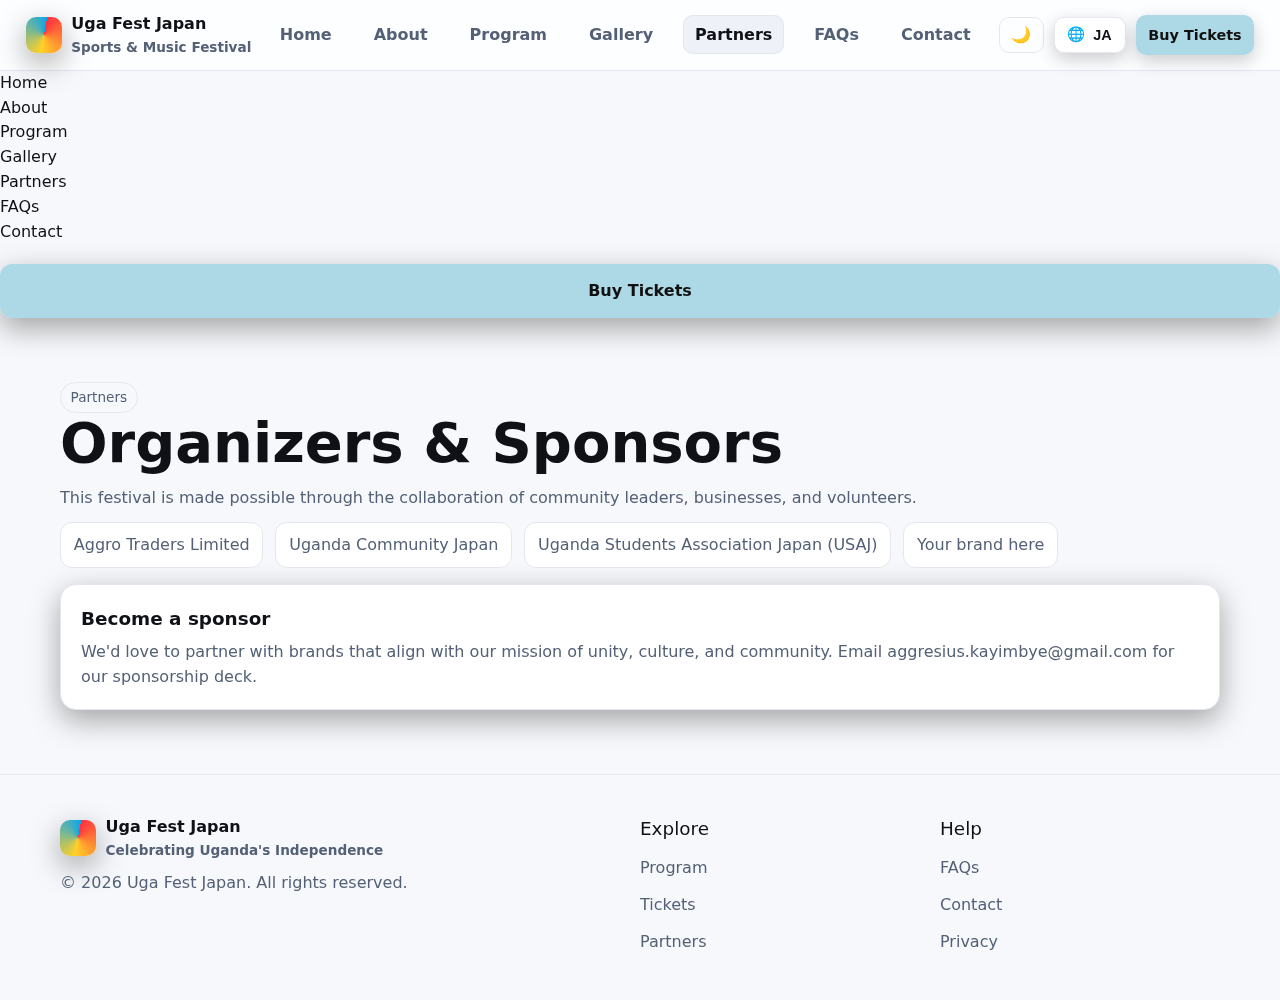
<file: pages/partners.html>
<!doctype html>
<html lang="en">
<head>
  <meta charset="utf-8" />
  <meta name="viewport" content="width=device-width, initial-scale=1" />
  <title data-translate="Partners">Partners — Uga Fest Japan</title>
  <link rel="icon" href="../assets/favicon.svg">
  <link rel="stylesheet" href="../assets/styles.min.css">
  <script src="../assets/translations.js"></script>
</head>
<body>
  <header>
  <div class="container nav">
    <a href="../index.html" class="brand" aria-label="Uga Fest Japan Home">
      <div class="logo" aria-hidden="true"></div>
      <div>
        <div>Uga Fest Japan</div>
        <div class="muted" style="font-size:.85rem">Sports &amp; Music Festival</div>
      </div>
    </a>
    <nav aria-label="Primary">
      <button class="menu-btn" aria-expanded="false" aria-controls="menu">Menu</button>
      <ul id="menu">
        <li><a href="../index.html" data-translate="Home">Home</a></li>
        <li><a href="about.html" data-translate="About">About</a></li>
        <li><a href="program.html" data-translate="Program">Program</a></li>
        <li><a href="gallery.html" data-translate="Gallery">Gallery</a></li>
        <!--<li><a href="tickets.html" data-translate="Tickets">Tickets</a></li>-->
        <li><a href="partners.html" class='active' data-translate="Partners">Partners</a></li>
        <li><a href="faqs.html" data-translate="FAQs">FAQs</a></li>
        <li><a href="contact.html" data-translate="Contact">Contact</a></li>
      </ul>
    </nav>
    <div class="nav-cta">
      <button id="languageToggle" class="btn secondary" aria-label="Switch to Japanese">
        <span class="ic">🌐</span> JA
      </button>
      <a class="btn" href="tickets.html" aria-label="Buy Tickets" data-translate="Buy Tickets">Buy Tickets</a>
    </div>
  </div>
</header>
<div class="mobile-nav">
  <ul>
    <li><a href="index.html" data-translate="Home">Home</a></li>
    <li><a href="pages/about.html" data-translate="About">About</a></li>
    <li><a href="pages/program.html" data-translate="Program">Program</a></li>
    <li><a href="pages/gallery.html" data-translate="Gallery">Gallery</a></li>
    <li><a href="pages/partners.html" data-translate="Partners">Partners</a></li>
    <li><a href="pages/faqs.html" data-translate="FAQs">FAQs</a></li>
    <li><a href="pages/contact.html" data-translate="Contact">Contact</a></li>
  </ul>
  <div style="margin-top: 20px;">
    <a class="btn" href="pages/tickets.html" style="width: 100%; text-align: center; justify-content: center;" data-translate="Buy Tickets">Buy Tickets</a>
  </div>
</div>
<div class="overlay"></div>
  
  <section class="section">
    <div class="container">
      <span class="tag" data-translate="Partners">Partners</span>
      <h1 class="h1" data-translate="Organizers & Sponsors">Organizers & Sponsors</h1>
      <p class="muted" data-translate="This festival is made possible through the collaboration of community leaders, businesses, and volunteers.">This festival is made possible through the collaboration of community leaders, businesses, and volunteers.</p>
      <div class="sponsors" style="margin-top:12px">
        <div class="chip">Aggro Traders Limited</div>
        <div class="chip">Uganda Community Japan</div>
        <div class="chip">Uganda Students Association Japan (USAJ)</div>
        <div class="chip">Your brand here</div>
      </div>
      <div class="tile" style="margin-top:16px">
        <h3 class="h3" data-translate="Become a sponsor">Become a sponsor</h3>
        <p class="muted"><span data-translate="We'd love to partner with brands that align with our mission of unity, culture, and community. Email">We'd love to partner with brands that align with our mission of unity, culture, and community. Email</span> <a href="mailto:aggresius.kayimbye@gmail.com">aggresius.kayimbye@gmail.com</a> <span data-translate="for our sponsorship deck.">for our sponsorship deck.</span></p>
      </div>
    </div>
  </section>
  <footer class="section-sm">
  <div class="container foot-grid">
    <div>
      <div class="brand">
        <div class="logo" aria-hidden="true"></div>
        <div>
          <div>Uga Fest Japan</div>
          <div class="muted" style="font-size:.85rem" data-translate="Celebrating Uganda's Independence">Celebrating Uganda's Independence</div>
        </div>
      </div>
      <p class="muted" style="margin-top:10px">© <span id="year"></span> Uga Fest Japan. All rights reserved.</p>
    </div>
    <div class="foot-col">
      <div class="h3" data-translate="Explore">Explore</div>
      <a href="program.html" data-translate="Program">Program</a>
      <a href="tickets.html" data-translate="Tickets">Tickets</a>
      <a href="partners.html" data-translate="Partners">Partners</a>
    </div>
    <div class="foot-col">
      <div class="h3" data-translate="Help">Help</div>
      <a href="faqs.html" data-translate="FAQs">FAQs</a>
      <a href="contact.html" data-translate="Contact">Contact</a>
      <a href="privacy.html" data-translate="Privacy">Privacy</a>
    </div>
  </div>
</footer>
<button id="backToTop" aria-label="Back to top" title="Back to top"
  style="position:fixed;right:16px;bottom:16px;display:none;border:1px solid var(--line);background:#141424;color:var(--text);padding:.7rem .9rem;border-radius:999px;box-shadow:var(--shadow)">↑</button>
<script src="../assets/main.min.js"></script>
</body>
</html>
</file>
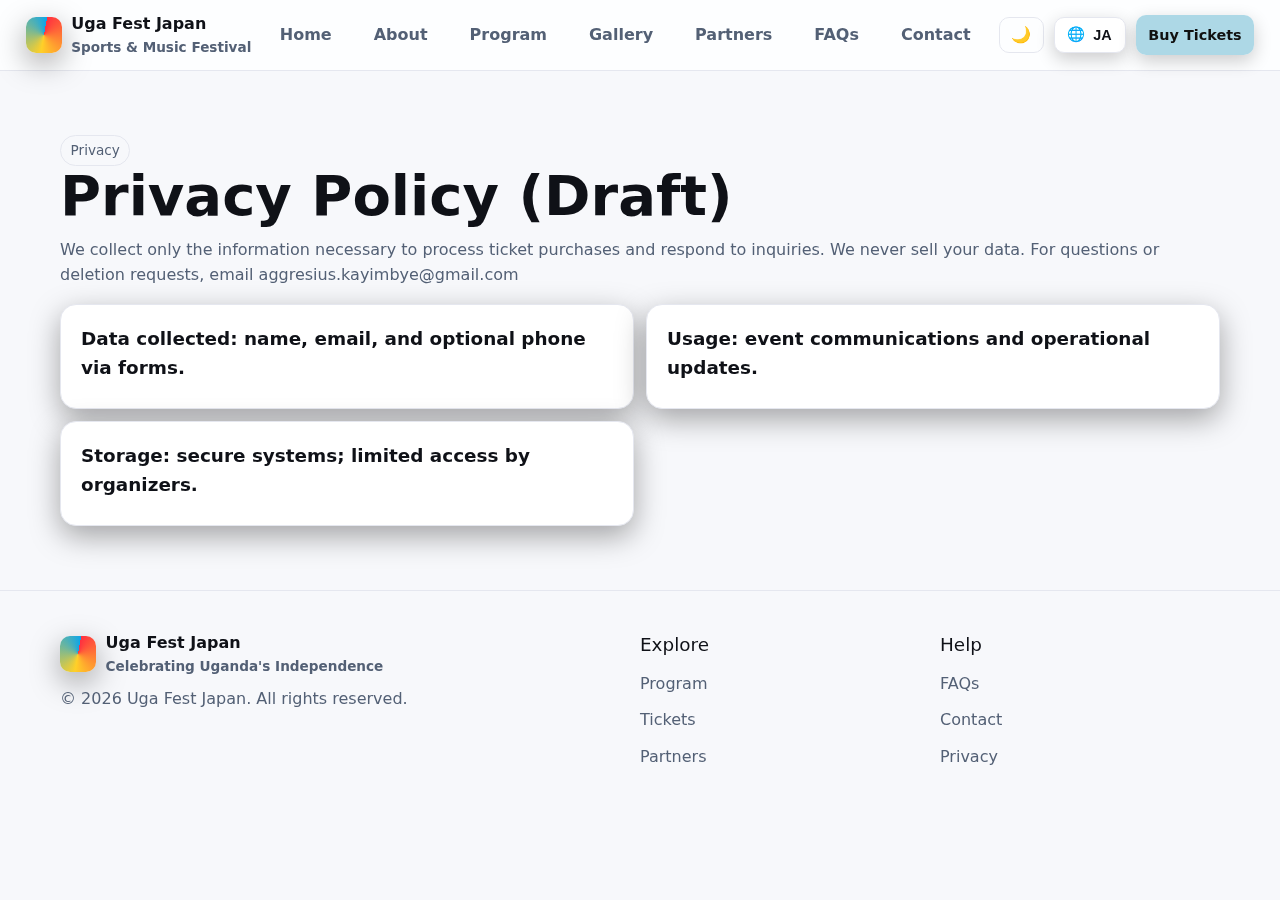
<file: pages/privacy.html>
<!doctype html>
<html lang="en">
<head>
  <meta charset="utf-8" />
  <meta name="viewport" content="width=device-width, initial-scale=1" />
  <title data-translate="Privacy">Privacy — Uga Fest Japan</title>
  <link rel="icon" href="../assets/favicon.svg">
  <link rel="stylesheet" href="../assets/styles.min.css">
  <script src="../assets/translations.js"></script>
</head>
<body>
  <header>
  <div class="container nav">
    <a href="../index.html" class="brand" aria-label="Uga Fest Japan Home">
      <div class="logo" aria-hidden="true"></div>
      <div>
        <div>Uga Fest Japan</div>
        <div class="muted" style="font-size:.85rem">Sports &amp; Music Festival</div>
      </div>
    </a>
    <nav aria-label="Primary">
      <button class="menu-btn" aria-expanded="false" aria-controls="menu">Menu</button>
      <ul id="menu">
        <li><a href="../index.html" data-translate="Home">Home</a></li>
        <li><a href="about.html" data-translate="About">About</a></li>
        <li><a href="program.html" data-translate="Program">Program</a></li>
        <li><a href="gallery.html" data-translate="Gallery">Gallery</a></li>
        <!--<li><a href="tickets.html" data-translate="Tickets">Tickets</a></li>-->
        <li><a href="partners.html" data-translate="Partners">Partners</a></li>
        <li><a href="faqs.html" data-translate="FAQs">FAQs</a></li>
        <li><a href="contact.html" data-translate="Contact">Contact</a></li>
      </ul>
    </nav>
    <div class="nav-cta">
      <button id="languageToggle" class="btn secondary" aria-label="Switch to Japanese">
        <span class="ic">🌐</span> JA
      </button>
      <a class="btn" href="tickets.html" aria-label="Buy Tickets" data-translate="Buy Tickets">Buy Tickets</a>
    </div>
  </div>
</header>
  <section class="section">
    <div class="container">
      <span class="tag" data-translate="Privacy">Privacy</span>
      <h1 class="h1" data-translate="Privacy Policy (Draft)">Privacy Policy (Draft)</h1>
      <p class="muted"><span data-translate="We collect only the information necessary to process ticket purchases and respond to inquiries. We never sell your data. For questions or deletion requests, email">We collect only the information necessary to process ticket purchases and respond to inquiries. We never sell your data. For questions or deletion requests, email</span> <a href="mailto:aggresius.kayimbye@gmail.com">aggresius.kayimbye@gmail.com</a></p>
      <div class="grid" style="grid-template-columns:1fr 1fr;gap:12px;margin-top:16px">
        <div class="tile">
          <h3 class="h3" data-translate="Data collected: name, email, and optional phone via forms.">Data collected: name, email, and optional phone via forms.</h3>
        </div>
        <div class="tile">
          <h3 class="h3" data-translate="Usage: event communications and operational updates.">Usage: event communications and operational updates.</h3>
        </div>
        <div class="tile">
          <h3 class="h3" data-translate="Storage: secure systems; limited access by organizers.">Storage: secure systems; limited access by organizers.</h3>
        </div>
      </div>
    </div>
  </section>
  <footer class="section-sm">
  <div class="container foot-grid">
    <div>
      <div class="brand">
        <div class="logo" aria-hidden="true"></div>
        <div>
          <div>Uga Fest Japan</div>
          <div class="muted" style="font-size:.85rem" data-translate="Celebrating Uganda's Independence">Celebrating Uganda's Independence</div>
        </div>
      </div>
      <p class="muted" style="margin-top:10px">© <span id="year"></span> Uga Fest Japan. All rights reserved.</p>
    </div>
    <div class="foot-col">
      <div class="h3" data-translate="Explore">Explore</div>
      <a href="program.html" data-translate="Program">Program</a>
      <a href="tickets.html" data-translate="Tickets">Tickets</a>
      <a href="partners.html" data-translate="Partners">Partners</a>
    </div>
    <div class="foot-col">
      <div class="h3" data-translate="Help">Help</div>
      <a href="faqs.html" data-translate="FAQs">FAQs</a>
      <a href="contact.html" data-translate="Contact">Contact</a>
      <a href="privacy.html" data-translate="Privacy">Privacy</a>
    </div>
  </div>
</footer>
<button id="backToTop" aria-label="Back to top" title="Back to top"
  style="position:fixed;right:16px;bottom:16px;display:none;border:1px solid var(--line);background:#141424;color:var(--text);padding:.7rem .9rem;border-radius:999px;box-shadow:var(--shadow)">↑</button>
<script src="../assets/main.min.js"></script>
</body>
</html>
</file>
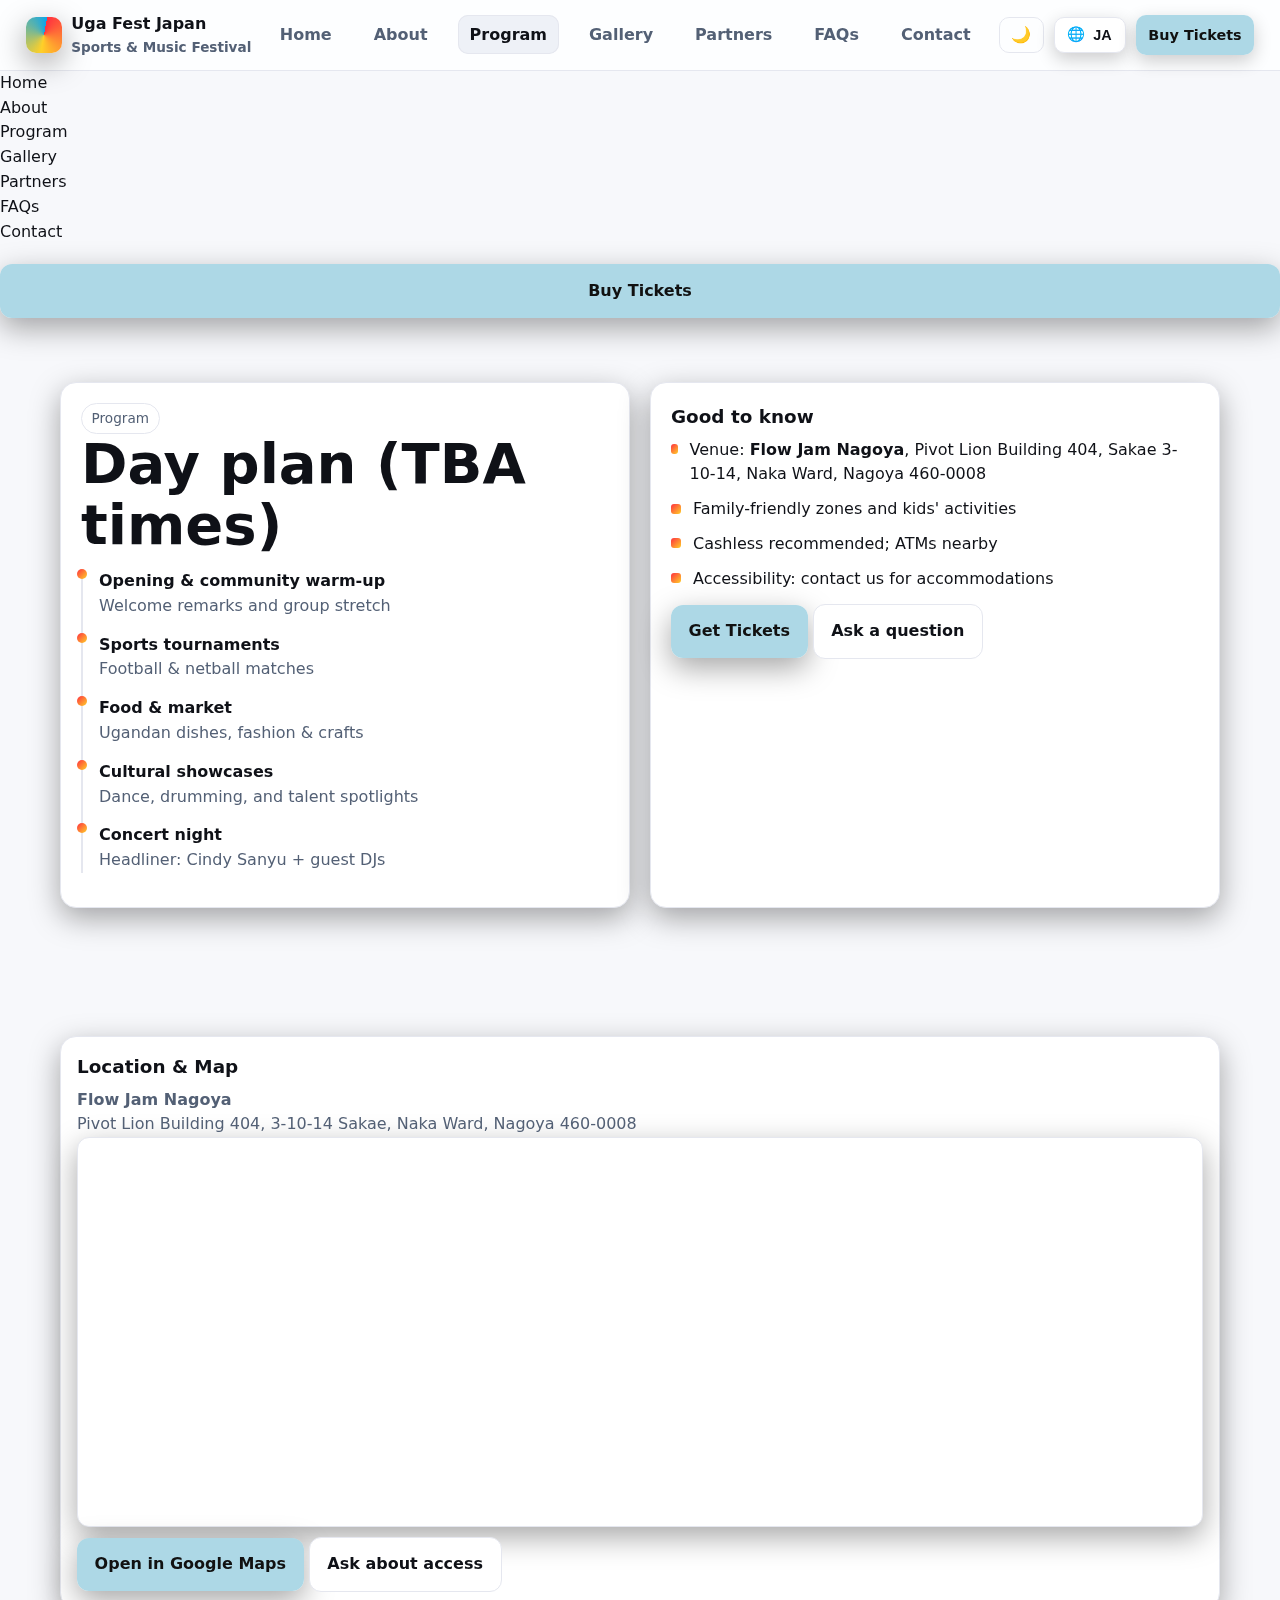
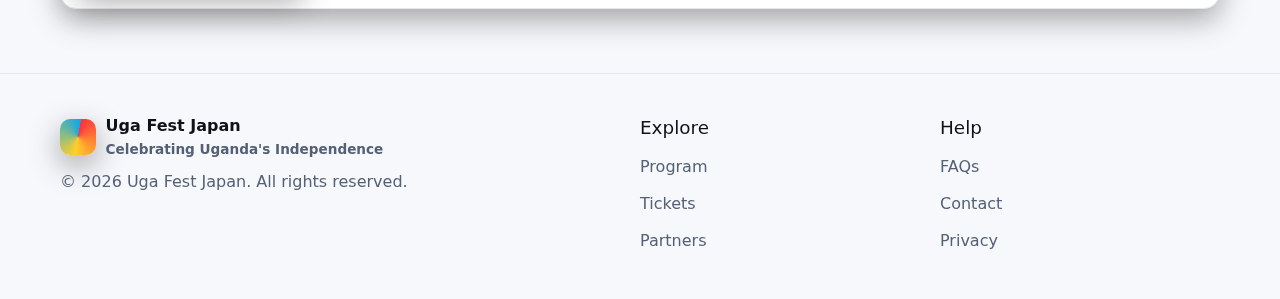
<file: pages/program.html>
<!doctype html>
<html lang="en">
<head>
  <meta charset="utf-8" />
  <meta name="viewport" content="width=device-width, initial-scale=1" />
  <title data-translate="Program">Program — Uga Fest Japan</title>
  <link rel="icon" href="../assets/favicon.svg">
  <link rel="stylesheet" href="../assets/styles.min.css">
  <script src="../assets/translations.js"></script>
</head>
<body>
  <!-- Header -->
  <header>
    <div class="container nav">
      <a href="../index.html" class="brand" aria-label="Uga Fest Japan Home">
        <div class="logo" aria-hidden="true"></div>
        <div>
          <div>Uga Fest Japan</div>
          <div class="muted" style="font-size:.85rem">Sports &amp; Music Festival</div>
        </div>
      </a>
      <nav aria-label="Primary">
        <button class="menu-btn" aria-expanded="false" aria-controls="menu">Menu</button>
        <ul id="menu">
          <li><a href="../index.html" data-translate="Home">Home</a></li>
          <li><a href="about.html" data-translate="About">About</a></li>
          <li><a href="program.html" aria-current="page" class="active" data-translate="Program">Program</a></li>
          <li><a href="gallery.html" data-translate="Gallery">Gallery</a></li>
          <!--<li><a href="tickets.html" data-translate="Tickets">Tickets</a></li>-->
          <li><a href="partners.html" data-translate="Partners">Partners</a></li>
          <li><a href="faqs.html" data-translate="FAQs">FAQs</a></li>
          <li><a href="contact.html" data-translate="Contact">Contact</a></li>
        </ul>
      </nav>
      <div class="nav-cta">
        <button id="languageToggle" class="btn secondary" aria-label="Switch to Japanese">
          <span class="ic">🌐</span> JA
        </button>
        <a class="btn" href="tickets.html" aria-label="Buy Tickets" data-translate="Buy Tickets">Buy Tickets</a>
      </div>
    </div>
  </header>
  <div class="mobile-nav">
  <ul>
    <li><a href="index.html" data-translate="Home">Home</a></li>
    <li><a href="pages/about.html" data-translate="About">About</a></li>
    <li><a href="pages/program.html" data-translate="Program">Program</a></li>
    <li><a href="pages/gallery.html" data-translate="Gallery">Gallery</a></li>
    <li><a href="pages/partners.html" data-translate="Partners">Partners</a></li>
    <li><a href="pages/faqs.html" data-translate="FAQs">FAQs</a></li>
    <li><a href="pages/contact.html" data-translate="Contact">Contact</a></li>
  </ul>
  <div style="margin-top: 20px;">
    <a class="btn" href="pages/tickets.html" style="width: 100%; text-align: center; justify-content: center;" data-translate="Buy Tickets">Buy Tickets</a>
  </div>
</div>
<div class="overlay"></div>

  <!-- Program -->
  <section class="section">
    <div class="container grid two">
      <div class="tile">
        <span class="tag" data-translate="Program">Program</span>
        <h1 class="h1" data-translate="Day plan (TBA times)">Day plan (TBA times)</h1>
        <div class="timeline">
          <div class="row"><strong data-translate="Opening & community warm-up">Opening &amp; community warm-up</strong><br><span class="muted" data-translate="Welcome remarks and group stretch">Welcome remarks and group stretch</span></div>
          <div class="row"><strong data-translate="Sports tournaments">Sports tournaments</strong><br><span class="muted" data-translate="Football & netball matches">Football &amp; netball matches</span></div>
          <div class="row"><strong data-translate="Food & market">Food &amp; market</strong><br><span class="muted" data-translate="Ugandan dishes, fashion & crafts">Ugandan dishes, fashion &amp; crafts</span></div>
          <div class="row"><strong data-translate="Cultural showcases">Cultural showcases</strong><br><span class="muted" data-translate="Dance, drumming, and talent spotlights">Dance, drumming, and talent spotlights</span></div>
          <div class="row"><strong data-translate="Concert night">Concert night</strong><br><span class="muted" data-translate="Headliner: Cindy Sanyu + guest DJs">Headliner: Cindy Sanyu + guest DJs</span></div>
        </div>
      </div>
      <div class="tile">
        <h3 class="h3" data-translate="Good to know">Good to know</h3>
        <ul class="list">
          <li><span class="bullet"></span><span data-translate="Venue: Flow Jam Nagoya, Pivot Lion Building 404, Sakae 3-10-14, Naka Ward, Nagoya 460-0008">Venue: <strong>Flow Jam Nagoya</strong>, Pivot Lion Building 404, Sakae 3-10-14, Naka Ward, Nagoya 460-0008</span></li>
          <li><span class="bullet"></span><span data-translate="Family-friendly zones and kids' activities">Family-friendly zones and kids' activities</span></li>
          <li><span class="bullet"></span><span data-translate="Cashless recommended; ATMs nearby">Cashless recommended; ATMs nearby</span></li>
          <li><span class="bullet"></span><span data-translate="Accessibility: contact us for accommodations">Accessibility: contact us for accommodations</span></li>
        </ul>
        <div style="margin-top:12px" class="actions">
          <a class="btn" href="tickets.html" data-translate="Get Tickets">Get Tickets</a>
          <a class="btn secondary" href="contact.html" data-translate="Ask a question">Ask a question</a>
        </div>
      </div>
    </div>
  </section>

  <!-- Location & Map (optional section) -->
  <section class="section">
    <div class="container">
      <div class="tile" style="padding:16px">
        <h3 class="h3" data-translate="Location & Map">Location &amp; Map</h3>
        <p class="muted">
          <strong>Flow Jam Nagoya</strong><br>
          Pivot Lion Building 404, 3-10-14 Sakae, Naka Ward, Nagoya 460-0008
        </p>
        <div class="tile" style="padding:0;overflow:hidden;border-radius:12px;border:1px solid var(--line)">
          <iframe
            title="Flow Jam Nagoya map"
            src="https://www.google.com/maps?q=Pivot%20Lion%20Building%20404%2C%203-10-14%20Sakae%2C%20Naka%20Ward%2C%20Nagoya%20460-0008%2C%20Japan&output=embed"
            style="width:100%;height:380px;border:0"
            loading="lazy"
            referrerpolicy="no-referrer-when-downgrade">
          </iframe>
        </div>
        <div class="actions" style="margin-top:10px">
          <a class="btn" href="https://www.google.com/maps/dir/?api=1&destination=Pivot%20Lion%20Building%20404%2C%203-10-14%20Sakae%2C%20Naka%20Ward%2C%20Nagoya%20460-0008%2C%20Japan" target="_blank" rel="noopener" data-translate="Open in Google Maps">Open in Google Maps</a>
          <a class="btn secondary" href="mailto:aggresius.kayimbye@gmail.com" data-translate="Ask about access">Ask about access</a>
        </div>
      </div>
    </div>
  </section>

  <!-- Footer -->
  <footer class="section-sm">
    <div class="container foot-grid">
      <div>
        <div class="brand">
          <div class="logo" aria-hidden="true"></div>
          <div>
            <div>Uga Fest Japan</div>
            <div class="muted" style="font-size:.85rem" data-translate="Celebrating Uganda's Independence">Celebrating Uganda's Independence</div>
          </div>
        </div>
        <p class="muted" style="margin-top:10px">© <span id="year"></span> Uga Fest Japan. All rights reserved.</p>
      </div>
      <div class="foot-col">
        <div class="h3" data-translate="Explore">Explore</div>
        <a href="program.html" data-translate="Program">Program</a>
        <a href="tickets.html" data-translate="Tickets">Tickets</a>
        <a href="partners.html" data-translate="Partners">Partners</a>
      </div>
      <div class="foot-col">
        <div class="h3" data-translate="Help">Help</div>
        <a href="faqs.html" data-translate="FAQs">FAQs</a>
        <a href="contact.html" data-translate="Contact">Contact</a>
        <a href="privacy.html" data-translate="Privacy">Privacy</a>
      </div>
    </div>
  </footer>

  <button id="backToTop" aria-label="Back to top" title="Back to top"
    style="position:fixed;right:16px;bottom:16px;display:none;border:1px solid var(--line);background:#141424;color:var(--text);padding:.7rem .9rem;border-radius:999px;box-shadow:var(--shadow)">↑</button>

  <script src="../assets/main.min.js"></script>
  <div class="sticky-cta">
  <div class="wrap">
    <div>
      <div style="font-weight: 700;">Uga Fest Japan 2025</div>
      <div class="muted" style="font-size: 0.9rem;">Oct 12 • Nagoya</div>
    </div>
    <a class="btn" href="pages/tickets.html" data-translate="Buy Tickets">Buy Tickets</a>
  </div>
</div>
</body>
</html>
</file>
<file: assets/gallery.css>
/* Gallery Styles - Extracted from gallery.html */
.gallery {
  display: grid;
  grid-template-columns: repeat(auto-fit, minmax(300px, 1fr));
  gap: 16px;
  margin-top: 24px;
}

.gallery img {
  width: 100%;
  height: 280px;
  object-fit: cover;
  border-radius: 12px;
  border: 1px solid var(--line);
  cursor: pointer;
  transition: all 0.4s cubic-bezier(0.175, 0.885, 0.32, 1.275);
}

.gallery img:hover {
  transform: scale(1.5);
  box-shadow: 0 25px 50px rgba(0, 0, 0, 0.4);
  z-index: 10;
  position: relative;
}

.gallery-hidden {
  display: none;
}

.show-more-btn {
  text-align: center;
  margin: 32px 0;
}

/* Slideshow Modal */
.slideshow-modal {
  position: fixed;
  top: 0;
  left: 0;
  width: 100%;
  height: 100%;
  background: rgba(0, 0, 0, 0.9);
  z-index: 1000;
  display: none;
  align-items: center;
  justify-content: center;
  backdrop-filter: blur(5px);
}

.slideshow-container {
  position: relative;
  max-width: 90vw;
  max-height: 90vh;
}

.slide {
  display: none;
}

.slide.active {
  display: block;
}

.slide img {
  max-width: 85vw;
  max-height: 80vh;
  border-radius: 12px;
  box-shadow: 0 20px 60px rgba(0, 0, 0, 0.6);
  object-fit: contain;
}

.slide-nav {
  position: absolute;
  top: 50%;
  transform: translateY(-50%);
  background: rgba(0, 0, 0, 0.7);
  color: white;
  border: none;
  padding: 15px 18px;
  font-size: 20px;
  cursor: pointer;
  border-radius: 50%;
  transition: all 0.3s ease;
}

.slide-nav:hover {
  background: rgba(0, 0, 0, 0.9);
  transform: translateY(-50%) scale(1.1);
}

.slide-prev { left: 20px; }
.slide-next { right: 20px; }

.slide-close {
  position: absolute;
  top: 20px;
  right: 20px;
  background: rgba(0, 0, 0, 0.7);
  color: white;
  border: none;
  padding: 12px 16px;
  font-size: 24px;
  cursor: pointer;
  border-radius: 50%;
  transition: all 0.3s ease;
}

.slide-close:hover {
  background: rgba(255, 48, 64, 0.8);
}

.slide-counter {
  position: absolute;
  bottom: 20px;
  left: 50%;
  transform: translateX(-50%);
  background: rgba(0, 0, 0, 0.7);
  color: white;
  padding: 8px 16px;
  border-radius: 20px;
  font-size: 14px;
}

@media (max-width: 768px) {
  .gallery {
    grid-template-columns: repeat(2, 1fr);
    gap: 8px;
  }
  
  .gallery img {
    height: 200px;
  }
  
  .slide img {
    max-width: 95vw;
    max-height: 75vh;
  }

  .slide-nav {
    padding: 12px 15px;
    font-size: 18px;
  }

  .slide-prev { left: 10px; }
  .slide-next { right: 10px; }
}
</file>
<file: assets/styles.min.css>
/* CSS Variables */
:root {
  --bg: #0b0b10;
  --panel: #12121a;
  --line: #242436;
  --text: #f5f7fb;
  --muted: #cfd5e1;
  --brand: #ff3040;
  --brand-2: #ffd028;
  --accent: #2bd6ff;
  --shadow: 0 10px 30px rgba(0,0,0,.35);
  --radius: 16px;
  --max: 1200px;
}

/* Base Styles */
* {
  box-sizing: border-box;
  margin: 0;
  padding: 0;
}

html, body {
  margin: 0;
  background: var(--bg);
  color: var(--text);
  font-family: system-ui, -apple-system, "Segoe UI", Roboto, Inter, Arial, sans-serif;
  line-height: 1.55;
}

a {
  color: inherit;
  text-decoration: none;
}

img {
  max-width: 100%;
  display: block;
}

/* Layout */
.container {
  width: 100%;
  max-width: var(--max);
  margin: 0 auto;
  padding-inline: 20px;
}

.grid {
  display: grid;
  gap: 20px;
}

.section {
  padding: 64px 0;
}

.section-sm {
  padding: 40px 0;
}

/* Typography */
.h1 {
  font-size: clamp(2rem, 4.5vw, 3.5rem);
  line-height: 1.08;
  margin: 0 0 12px;
}

.h2 {
  font-size: clamp(1.5rem, 3vw, 2.2rem);
  line-height: 1.2;
  margin: 0 0 10px;
}

.h3 {
  font-size: 1.15rem;
  margin: 0 0 6px;
}

.eyebrow {
  letter-spacing: .2em;
  text-transform: uppercase;
  font-weight: 800;
  color: var(--accent);
  font-size: .8rem;
}

.kicker {
  font-weight: 700;
  color: var(--accent);
  text-transform: uppercase;
  font-size: .75rem;
  letter-spacing: .12em;
}

.muted {
  color: var(--muted);
}

/* Components */
.btn {
  display: inline-flex;
  gap: .5rem;
  align-items: center;
  background: linear-gradient(135deg, lightblue);
  color: #111;
  padding: .9rem 1.1rem;
  border-radius: 12px;
  font-weight: 800;
  box-shadow: var(--shadow);
  transition: transform .15s ease, opacity .15s ease;
  border: none;
  cursor: pointer;
}

.btn:hover {
  transform: translateY(-2px);
  opacity: .95;
}

.btn.secondary {
  background: #1a1a27;
  color: var(--text);
  border: 1px solid var(--line);
  box-shadow: none;
}

.btn.ghost {
  background: transparent;
  border: 1px solid var(--line);
  color: var(--muted);
}

.tag {
  display: inline-block;
  border: 1px solid var(--line);
  padding: .25rem .6rem;
  border-radius: 9999px;
  color: var(--muted);
  font-size: .85rem;
}

.pill {
  border: 1px solid var(--line);
  padding: .5rem .75rem;
  border-radius: 999px;
  background: #141421;
  color: var(--muted);
  font-size: .9rem;
}

.tile {
  background: var(--panel);
  border: 1px solid var(--line);
  border-radius: var(--radius);
  padding: 20px;
  box-shadow: var(--shadow);
}

/* Header */
header {
  position: sticky;
  top: 0;
  z-index: 50;
  background: rgba(10, 10, 16, 0.95);
  backdrop-filter: saturate(150%) blur(10px);
  border-bottom: 1px solid var(--line);
  padding: 0 2%;
}

.nav {
  display: flex;
  align-items: center;
  justify-content: space-between;
  padding: 12px 0;
  max-width: 1400px;
  margin: 0 auto;
}

.brand {
  display: flex;
  align-items: center;
  gap: .6rem;
  font-weight: 900;
  flex-shrink: 0;
}

.brand .logo {
  width: 36px;
  height: 36px;
  border-radius: 10px;
  background: conic-gradient(from 10deg, var(--brand), var(--brand-2), var(--accent));
  box-shadow: var(--shadow);
}

nav ul {
  display: flex;
  gap: 18px;
  list-style: none;
  padding: 0;
  margin: 0;
}

nav a {
  color: var(--muted);
  font-weight: 600;
  padding: 10px 12px;
  border-radius: 10px;
  transition: all 0.2s ease;
}

nav a:hover {
  color: var(--text);
  background: #161624;
}

nav a.active,
nav a[aria-current="page"] {
  color: var(--text);
  background: #161624;
  box-shadow: inset 0 0 0 1px var(--line);
}

.nav-cta {
  display: flex;
  gap: 10px;
  align-items: center;
  flex-shrink: 0;
}

.menu-btn {
  display: none;
  background: none;
  border: none;
  color: var(--text);
  font-size: 1.5rem;
  cursor: pointer;
}

/* Header CTA button adjustments */
header .nav-cta .btn {
  padding: .55rem .8rem;
  font-size: .9rem;
  border-radius: 10px;
  font-weight: 700;
  box-shadow: 0 6px 18px rgba(0,0,0,.20);
}

/* Hero */
.hero {
  position: relative;
  overflow: hidden;
  border-bottom: 1px solid var(--line);
}

.hero-wrap {
  display: grid;
  grid-template-columns: 1.1fr .9fr;
  gap: 24px;
  align-items: center;
  padding: 50px 0;
}

.hero .bg {
  position: absolute;
  inset: 0;
  pointer-events: none;
  background: 
    radial-gradient(900px 450px at 0% 100%, rgba(255, 48, 64, 0.28), transparent 60%),
    radial-gradient(700px 350px at 100% 0%, rgba(43, 214, 255, 0.25), transparent 60%);
  opacity: .85;
}

.hero .art {
  aspect-ratio: 4/3;
  border-radius: var(--radius);
  background: linear-gradient(180deg, rgba(255, 208, 40, .1), rgba(255, 48, 64, .06));
  border: 1px dashed var(--line);
  box-shadow: var(--shadow);
  display: flex;
  align-items: center;
  justify-content: center;
  color: var(--muted);
  text-align: center;
  padding: 16px;
}

.hero .actions {
  display: flex;
  gap: 12px;
  flex-wrap: wrap;
  margin-top: 14px;
}

.hero .meta {
  display: flex;
  gap: 10px;
  flex-wrap: wrap;
  margin-top: 10px;
}

/* Countdown */
.countdown {
  display: flex;
  gap: 10px;
  margin-top: 14px;
  flex-wrap: wrap;
}

.timebox {
  min-width: 74px;
  text-align: center;
  padding: 10px 8px;
  border-radius: 12px;
  border: 1px solid var(--line);
  background: #101020;
}

.timebox .num {
  font-weight: 900;
  font-size: 1.35rem;
}

.timebox .lbl {
  font-size: .8rem;
  color: var(--muted);
}

/* Grid Layouts */
.tiles {
  grid-template-columns: repeat(4, 1fr);
}

.two {
  grid-template-columns: 1fr 1fr;
}

.pricing {
  grid-template-columns: 1fr 1fr;
}

.tile .cta {
  margin-top: 10px;
  font-weight: 700;
}

/* Lists */
.list {
  display: grid;
  gap: 10px;
}

.list li {
  display: flex;
  gap: 12px;
  align-items: flex-start;
}

.bullet {
  width: 10px;
  height: 10px;
  border-radius: 3px;
  background: linear-gradient(135deg, var(--brand), var(--brand-2));
  margin-top: .4rem;
}

/* Pricing */
.price {
  display: flex;
  align-items: baseline;
  gap: 6px;
}

.price .amt {
  font-size: 2rem;
  font-weight: 900;
}

.badge {
  font-size: .75rem;
  border: 1px solid var(--line);
  padding: .2rem .5rem;
  border-radius: 999px;
  margin-left: 6px;
}

/* Timeline */
.timeline {
  position: relative;
  border-left: 2px solid var(--line);
  padding-left: 16px;
}

.timeline .row {
  margin: 14px 0;
}

.timeline .row::before {
  content: '';
  position: absolute;
  left: -6px;
  width: 10px;
  height: 10px;
  border-radius: 50%;
  background: linear-gradient(135deg, var(--brand), var(--brand-2));
}

/* Sponsors */
.sponsors {
  display: flex;
  gap: 12px;
  flex-wrap: wrap;
}

.sponsors .chip {
  border: 1px solid var(--line);
  padding: .6rem .8rem;
  border-radius: 12px;
  background: #0f0f18;
  color: var(--muted);
}

/* Footer */
footer {
  border-top: 1px solid var(--line);
  background: #0a0a12;
}

.foot-grid {
  display: grid;
  grid-template-columns: 2fr 1fr 1fr;
  gap: 20px;
}

.foot-col a {
  display: block;
  color: var(--muted);
  padding: 6px 0;
}

.copy {
  border-top: 1px solid var(--line);
  margin-top: 20px;
  padding-top: 18px;
  color: #9aa3b2;
}

/* FAQs */
.faq-item {
  border: 1px solid var(--line);
  border-radius: 12px;
  padding: 14px;
  background: #111120;
}

.faq-q {
  display: flex;
  justify-content: space-between;
  cursor: pointer;
  font-weight: 700;
}

.faq-a {
  display: none;
  color: var(--muted);
  padding-top: 10px;
}

/* Gallery */
.gallery {
  display: grid;
  gap: 20px;
  grid-template-columns: repeat(4, 1fr);
}

.gallery a {
  display: block;
}

.gallery img {
  border-radius: 12px;
  border: 1px solid var(--line);
  aspect-ratio: 1/1;
  object-fit: cover;
}

/* Sticky CTA */
.sticky-cta {
  position: fixed;
  left: 0;
  right: 0;
  bottom: 0;
  z-index: 60;
  display: none;
  background: rgba(10, 10, 16, .9);
  backdrop-filter: blur(8px);
  border-top: 1px solid var(--line);
  padding: 10px;
}

.sticky-cta .wrap {
  display: flex;
  gap: 10px;
  align-items: center;
  justify-content: space-between;
  max-width: var(--max);
  margin: 0 auto;
}

/* Contact Page Specific */
.contact-grid {
  display: grid;
  gap: 20px;
  grid-template-columns: 1fr 1fr;
}

.stack {
  display: grid;
  gap: 12px;
}

.details {
  display: grid;
  gap: 16px;
  margin-top: 12px;
}

.detail-row {
  display: flex;
  gap: 12px;
  align-items: flex-start;
  padding: 12px 0;
  border-bottom: 1px solid var(--line);
}

.detail-row:last-child {
  border-bottom: none;
}

.icon {
  width: 20px;
  height: 20px;
  flex: 0 0 20px;
  stroke: var(--muted);
}

.label {
  color: var(--muted);
  font-size: 0.9rem;
  margin-top: 2px;
}

.social-grid {
  display: grid;
  grid-template-columns: 1fr 1fr;
  gap: 16px;
  margin-top: 16px;
}

.social-item {
  text-align: center;
  padding: 16px;
  border: 1px solid var(--line);
  border-radius: 12px;
  background: hsl(240, 9%, 98%);
  transition: all 0.2s ease;
}

.social-item:hover {
  background: #a7c8eb;
  transform: translateY(-2px);
}

.social-icon {
  width: 32px;
  height: 32px;
  margin: 0 auto 8px;
  fill: var(--accent);
}

.social-name {
  color: var(--text);
  font-weight: 600;
}

.field {
  display: grid;
  gap: 6px;
}

.input,
.textarea {
  width: 100%;
  background: hsl(240, 9%, 98%);
  color: var(--text);
  border: 1px solid var(--line);
  border-radius: 12px;
  padding: .9rem;
  font-size: 16px;
}

.textarea {
  min-height: 140px;
  resize: vertical;
}

.tile .subtle {
  color: var(--muted);
  font-size: .9rem;
  margin-top: 4px;
}

/* Gallery Page Specific */
.gallery-hidden {
  display: none;
}

.show-more-btn {
  text-align: center;
  margin: 32px 0;
}

.slideshow-modal {
  position: fixed;
  top: 0;
  left: 0;
  width: 100%;
  height: 100%;
  background: rgba(0, 0, 0, 0.9);
  z-index: 1000;
  display: none;
  align-items: center;
  justify-content: center;
  backdrop-filter: blur(5px);
}

.slideshow-container {
  position: relative;
  max-width: 90vw;
  max-height: 90vh;
}

.slide {
  display: none;
}

.slide.active {
  display: block;
}

.slide img {
  max-width: 85vw;
  max-height: 80vh;
  border-radius: 12px;
  box-shadow: 0 20px 60px rgba(0, 0, 0, 0.6);
  object-fit: contain;
}

.slide-nav {
  position: absolute;
  top: 50%;
  transform: translateY(-50%);
  background: rgba(0, 0, 0, 0.7);
  color: white;
  border: none;
  padding: 15px 18px;
  font-size: 20px;
  cursor: pointer;
  border-radius: 50%;
  transition: all 0.3s ease;
}

.slide-nav:hover {
  background: rgba(0, 0, 0, 0.9);
  transform: translateY(-50%) scale(1.1);
}

.slide-prev {
  left: 20px;
}

.slide-next {
  right: 20px;
}

.slide-close {
  position: absolute;
  top: 20px;
  right: 20px;
  background: rgba(0, 0, 0, 0.7);
  color: white;
  border: none;
  padding: 12px 16px;
  font-size: 24px;
  cursor: pointer;
  border-radius: 50%;
  transition: all 0.3s ease;
}

.slide-close:hover {
  background: rgba(255, 48, 64, 0.8);
}

.slide-counter {
  position: absolute;
  bottom: 20px;
  left: 50%;
  transform: translateX(-50%);
  background: rgba(0, 0, 0, 0.7);
  color: white;
  padding: 8px 16px;
  border-radius: 20px;
  font-size: 14px;
}

/* Light Theme */
html[data-theme="light"] {
  --bg: #f7f8fb;
  --panel: #ffffff;
  --line: #e5e7ef;
  --text: #0f1117;
  --muted: #536075;
  --brand: #ff3040;
  --brand-2: #ffd028;
  --accent: #0ea5e9;
}


/* Dark theme form fixes */
html[data-theme="dark"] .input,
html[data-theme="dark"] .textarea {
  background: var(--panel);
  color: var(--text);
  border: 1px solid var(--line);
}

html[data-theme="dark"] .social-item {
  background: var(--panel);
  color: var(--text);
  border: 1px solid var(--line);
}

html[data-theme="dark"] .social-item:hover {
  background: #1a1a27;
  transform: translateY(-2px);
}

html[data-theme="light"] body {
  background: var(--bg);
  color: var(--text);
}

html[data-theme="light"] header {
  background: rgba(255, 255, 255, .78);
  border-bottom: 1px solid var(--line);
}

html[data-theme="light"] footer {
  background: #f7f8fb;
  border-top: 1px solid var(--line);
}

html[data-theme="light"] .tile {
  background: #ffffff;
  border-color: var(--line);
  color: #0f1117;
}

html[data-theme="light"] .faq-item {
  background: #ffffff;
}

html[data-theme="light"] .sponsors .chip {
  background: #ffffff;
  color: #536075;
  border-color: var(--line);
}

html[data-theme="light"] .pill {
  background: #ffffff;
  color: #0f1117;
  border: 1px solid var(--line);
}

html[data-theme="light"] .timebox {
  background: #ffffff;
  border-color: var(--line);
}

html[data-theme="light"] nav a:hover {
  background: #eef1f7;
  color: #0f1117;
}

html[data-theme="light"] nav a.active,
html[data-theme="light"] nav a[aria-current="page"] {
  color: #0f1117;
  background: #eef1f7;
  box-shadow: inset 0 0 0 1px var(--line);
}

html[data-theme="light"] .btn.secondary {
  background: #ffffff;
  border-color: var(--line);
  color: #0f1117;
}

html[data-theme="light"] .hero .bg {
  opacity: .25;
  filter: saturate(.9);
}

html[data-theme="light"] .sticky-cta {
  background: rgba(255, 255, 255, .9);
  border-top: 1px solid var(--line);
}

html[data-theme="light"] .menu-btn {
  background: #ffffff;
  border-color: var(--line);
  color: #0f1117;
}

html[data-theme="light"] #backToTop {
  background: #ffffff !important;
  color: #0f1117 !important;
  border-color: var(--line) !important;
}

/* Theme toggle */
.theme-toggle {
  display: inline-flex;
  align-items: center;
  gap: .4rem;
  border: 1px solid var(--line);
  background: transparent;
  padding: .55rem .7rem;
  border-radius: 10px;
  color: var(--muted);
  font-weight: 600;
  cursor: pointer;
}

.theme-toggle .ic {
  font-size: 1rem;
  line-height: 1;
}

/* Responsive Design */
@media (max-width: 1024px) {
  .section {
    padding: 48px 0;
  }
  
  .hero-wrap {
    grid-template-columns: 1fr;
    gap: 18px;
    padding: 36px 0;
  }
  
  .tiles {
    grid-template-columns: repeat(2, 1fr);
  }
  
  .pricing,
  .two,
  .contact-grid,
  .foot-grid {
    grid-template-columns: 1fr 1fr;
  }
  
  .gallery {
    gap: 18px;
    grid-template-columns: repeat(3, 1fr);
  }
}

@media (max-width: 680px) {
  /* Header */
  header .nav {
    padding: 10px 0;
  }
  
  header .nav-cta .btn {
    padding: .5rem .7rem;
    font-size: .9rem;
  }
  
  .menu-btn {
    display: inline-flex;
    padding: 10px 12px;
    border: 1px solid var(--line);
    border-radius: 12px;
    color: var(--muted);
    background: #151525;
  }
  
  nav ul {
    display: none;
    position: absolute;
    left: 0;
    right: 0;
    top: 56px;
    background: var(--panel);
    border-bottom: 1px solid var(--line);
    padding: 8px 10px;
    gap: 6px;
    flex-direction: column;
    max-height: calc(100vh - 56px);
    overflow: auto;
  }
  
  nav ul.open {
    display: flex;
  }
  
  nav a {
    padding: 14px 12px;
    border-radius: 12px;
  }
  
  /* Layout */
  .section {
    padding: 40px 0;
  }
  
  .tiles,
  .two,
  .pricing,
  .contact-grid,
  .foot-grid {
    grid-template-columns: 1fr;
  }
  
  .gallery {
    gap: 12px;
    grid-template-columns: repeat(2, 1fr);
  }
  
  /* Hero */
  .hero-wrap {
    gap: 14px;
    padding: 30px 0;
  }
  
  .hero .art {
    aspect-ratio: 16/9;
    padding: 10px;
  }
  
  .meta .pill {
    font-size: .85rem;
  }
  
  /* Countdown */
  .countdown {
    gap: 8px;
  }
  
  .timebox {
    min-width: 64px;
    padding: 8px;
  }
  
  /* Forms & buttons */
  .actions .btn,
  form .btn {
    width: 100%;
  }
  
  input,
  select,
  textarea {
    font-size: 16px;
  }
  
  /* Gallery slideshow adjustments */
  .slide img {
    max-width: 95vw;
    max-height: 75vh;
  }
  
  .slide-nav {
    padding: 12px 15px;
    font-size: 18px;
  }
  
  .slide-prev {
    left: 10px;
  }
  
  .slide-next {
    right: 10px;
  }
  
  /* Sticky items & safe areas */
  .sticky-cta {
    display: block;
    padding: 10px;
    padding-bottom: calc(10px + env(safe-area-inset-bottom));
  }
  
  #backToTop {
    bottom: calc(16px + env(safe-area-inset-bottom));
  }
  
  /* Light theme mobile fixes */
  html[data-theme="light"] .menu-btn {
    background: #ffffff !important;
    color: #0f1117 !important;
    border-color: var(--line) !important;
  }
  
  html[data-theme="light"] nav ul {
    background: #ffffff !important;
    border-bottom: 1px solid var(--line) !important;
  }
  
  html[data-theme="light"] nav ul a {
    color: #536075 !important;
  }
  
  html[data-theme="light"] nav ul a:hover {
    background: #eef1f7 !important;
    color: #0f1117 !important;
  }
}

@media (prefers-reduced-motion: reduce) {
  * {
    scroll-behavior: auto;
  }
}
</file>
